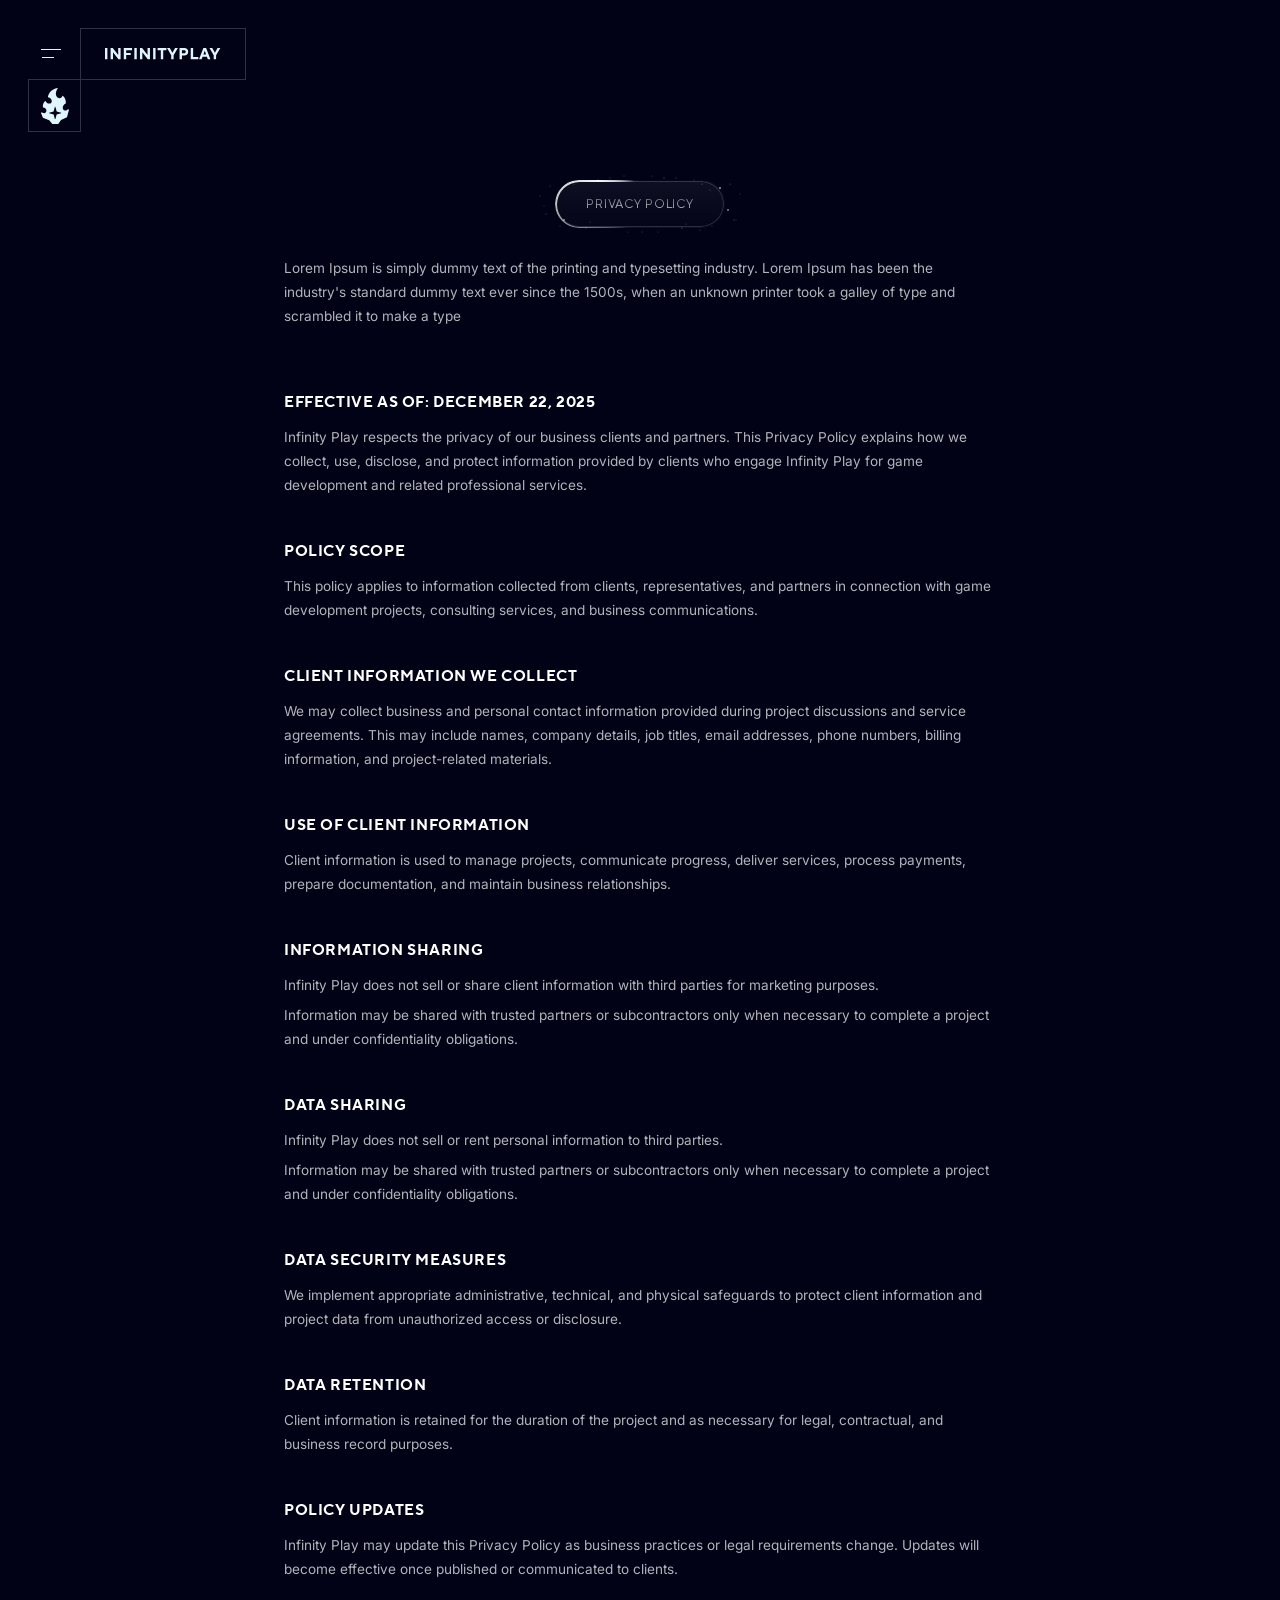
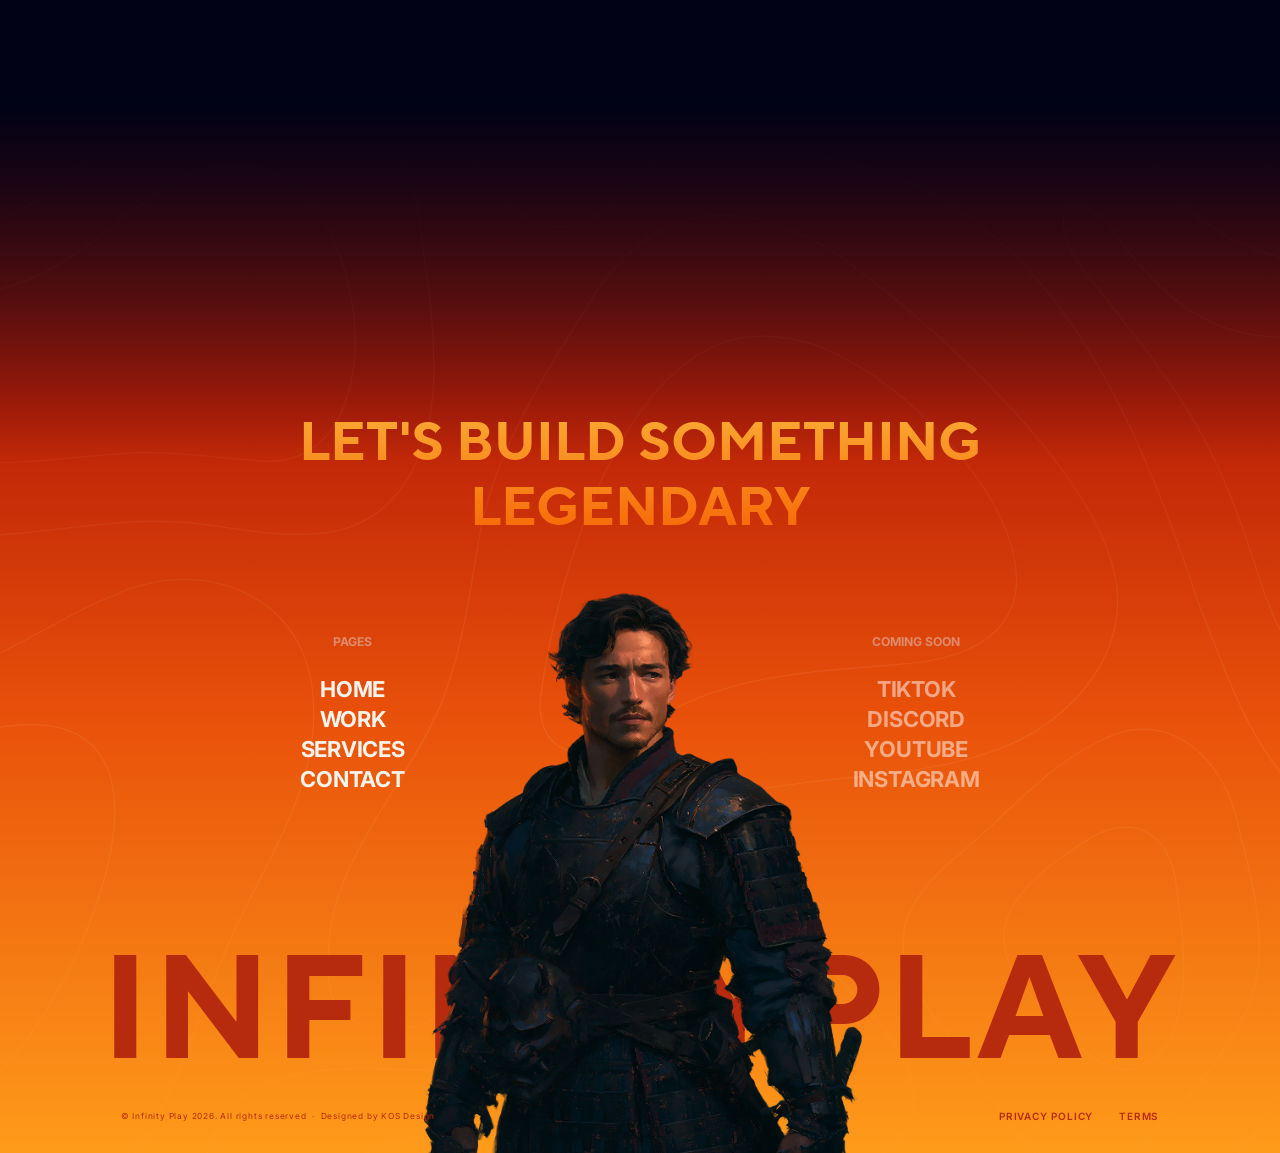
<file: privacy-policy.html>
<!DOCTYPE html>
<html lang="en">
<head>
  <meta charset="UTF-8">
  <meta name="viewport" content="width=device-width, initial-scale=1.0">

  <!-- ── SEO ──────────────────────────────────────────────────────── -->
  <title>Privacy Policy | Infinity Play</title>
  <meta name="description" content="Privacy Policy for Infinity Play — how we collect, use, disclose, and protect information provided by clients who engage us for game development and related professional services.">
  <meta name="robots" content="index, follow">
  <link rel="canonical" href="https://infinityplay.com/privacy-policy">
  <link rel="icon" type="image/svg+xml" href="favicon.svg">
  <link rel="alternate icon" href="favicon.ico">

  <!-- ── Open Graph ────────────────────────────────────────────────── -->
  <meta property="og:type"        content="website">
  <meta property="og:url"         content="https://infinityplay.com/privacy-policy">
  <meta property="og:title"       content="Privacy Policy | Infinity Play">
  <meta property="og:description" content="How Infinity Play collects, uses, discloses, and protects client information.">
  <meta property="og:image"       content="https://infinityplay.com/website-template-OG.webp">

  <!-- ── Fonts ─────────────────────────────────────────────────────── -->
  <link rel="dns-prefetch" href="https://fonts.googleapis.com">
  <link rel="dns-prefetch" href="https://fonts.gstatic.com">
  <link rel="preconnect" href="https://fonts.googleapis.com">
  <link rel="preconnect" href="https://fonts.gstatic.com" crossorigin>
  <link href="https://fonts.googleapis.com/css2?family=Inter:wght@400;500;600;700&family=Doto:wght@300;700;900&display=swap" rel="stylesheet">

  <!-- ── Styles ────────────────────────────────────────────────────── -->
  <link rel="stylesheet" href="css/main.css">
</head>
<body class="privacy-page">

<!-- Skip to main content (accessibility) -->
<a class="sr-only" href="#main-content">Skip to main content</a>

<!-- ══════════════════════════════════════════════════════════════
     NAVIGATION — Fixed top-left
══════════════════════════════════════════════════════════════ -->
<header class="site-nav site-nav--active" role="banner">
  <div class="site-nav__stack">
    <div class="site-nav__row">
      <button
        class="site-nav__toggle"
        type="button"
        aria-label="Open navigation menu"
        aria-expanded="false"
        aria-controls="main-menu"
      >
        <span class="site-nav__toggle-line" aria-hidden="true"></span>
        <span class="site-nav__toggle-line" aria-hidden="true"></span>
      </button>
      <a class="site-nav__brand" href="index.html" aria-label="Infinity Play — back to home">
        <svg class="site-nav__brand-mark" width="116" height="12" viewBox="0 0 116 12" fill="none" xmlns="http://www.w3.org/2000/svg" aria-hidden="true" focusable="false">
          <path d="M-0.00042963 11.2002V0.00019455H2.39957V11.2002H-0.00042963ZM5.60082 11.2002V0.00019455H7.76082L13.2008 6.9602V0.00019455H15.6008V11.2002H13.4408L8.00082 4.24019V11.2002H5.60082ZM18.7958 11.2002V0.00019455H27.0358V2.2402H21.1958V4.8802H25.7558V7.12019H21.1958V11.2002H18.7958ZM29.3502 11.2002V0.00019455H31.7502V11.2002H29.3502ZM34.9514 11.2002V0.00019455H37.1114L42.5514 6.9602V0.00019455H44.9514V11.2002H42.7914L37.3514 4.24019V11.2002H34.9514ZM48.1464 11.2002V0.00019455H50.5464V11.2002H48.1464ZM55.8277 11.2002V2.2402H52.6277V0.00019455H61.4277V2.2402H58.2277V11.2002H55.8277ZM66.2252 11.2002V7.2002L61.9852 0.00019455H64.7852L67.3932 4.8002H67.4572L70.0652 0.00019455H72.8652L68.6252 7.2002V11.2002H66.2252ZM74.5439 11.2002V0.00019455H79.2639C81.6479 0.00019455 83.2639 1.5842 83.2639 3.76019C83.2639 5.93619 81.6479 7.5202 79.2639 7.5202H76.9439V11.2002H74.5439ZM76.9439 5.2802H79.1839C80.1439 5.2802 80.7839 4.6562 80.7839 3.76019C80.7839 2.86419 80.1439 2.2402 79.1839 2.2402H76.9439V5.2802ZM85.7389 11.2002V0.00019455H88.1389V8.9602H93.3389V11.2002H85.7389ZM98.3783 6.4802H101.098L99.7703 2.80019H99.7063L98.3783 6.4802ZM94.0583 11.2002L98.3783 0.00019455H101.098L105.418 11.2002H102.858L101.898 8.6402H97.5783L96.6183 11.2002H94.0583ZM108.693 11.2002V7.2002L104.453 0.00019455H107.253L109.861 4.8002H109.925L112.533 0.00019455H115.333L111.093 7.2002V11.2002H108.693Z" fill="currentColor"/>
        </svg>
      </a>
    </div>
    <a class="site-nav__emblem" href="index.html" aria-label="Infinity Play home">
      <svg class="site-nav__emblem-icon" xmlns="http://www.w3.org/2000/svg" width="28" height="36" viewBox="0 0 28 36" fill="none" aria-hidden="true" focusable="false">
        <path fill-rule="evenodd" clip-rule="evenodd" d="M16.705 0.00120353C16.8376 -0.0154871 16.9226 0.145182 16.839 0.249844C15.3869 2.06653 13.7545 6.37865 15.7941 8.7826C17.98 11.359 21.0673 10.0701 21.2519 7.96767C21.2605 7.86964 21.3555 7.79962 21.4459 7.83739C23.1418 8.54566 25.2625 11.6117 24.783 15.453C24.7758 15.5103 24.7349 15.5578 24.6802 15.5752C23.8207 15.8482 22.9938 16.4903 22.425 17.4197C21.3457 19.1832 21.6039 21.3132 23.0017 22.1773C24.2056 22.9215 25.8621 22.4839 26.9881 21.2215C27.0322 21.172 27.1037 21.1569 27.1631 21.1862L27.9192 21.5597C27.9811 21.5903 28.0129 21.6607 27.9951 21.7277L25.9901 29.2476C25.9788 29.2901 25.9489 29.3252 25.9088 29.3429L20.1088 31.9147C20.0851 31.9252 20.0646 31.942 20.0495 31.9632L17.2238 35.9391C17.1966 35.9773 17.1528 36 17.1061 36H11.4634C11.4209 36 11.3805 35.9812 11.353 35.9485L8.23792 32.2486C8.2229 32.2307 8.20381 32.2168 8.18229 32.208L1.90879 29.6286C1.87278 29.6138 1.84422 29.5851 1.82957 29.5488L0.0106392 25.049C-0.012196 24.9925 0.00248545 24.9277 0.047403 24.8867L0.705805 24.2859C0.762627 24.234 0.84971 24.2361 0.906354 24.2882C2.06126 25.3494 3.70621 25.4841 4.6933 24.5566C5.74024 23.5729 5.65068 21.7668 4.49326 20.5226C3.81289 19.7912 2.91497 19.4168 2.07771 19.4322C2.00528 19.4335 1.94047 19.3843 1.92776 19.3127C1.46411 16.6982 2.79948 13.6903 4.42397 12.8949C4.50156 12.8569 4.59161 12.9024 4.61851 12.9848C5.2225 14.8353 7.42836 16.133 9.32314 15.414C11.7451 14.4948 11.0628 9.89619 7.01237 9.37428C6.93607 9.36445 6.87683 9.29989 6.8829 9.22282C7.10649 6.38578 9.95658 0.851004 16.705 0.00120353ZM12.6697 23.3707C12.6563 23.4207 12.6174 23.4598 12.5676 23.4732L8.17748 24.6606C8.11433 24.6777 8.07045 24.7352 8.07045 24.8009V25.1089C8.07045 25.1746 8.11433 25.2322 8.17748 25.2493L12.5676 26.4365C12.6174 26.4499 12.6563 26.489 12.6697 26.539L13.851 30.9512C13.868 31.0147 13.9252 31.0588 13.9906 31.0588H14.297C14.3624 31.0588 14.4197 31.0147 14.4367 30.9512L15.6181 26.539C15.6315 26.489 15.6704 26.4499 15.7202 26.4365L20.1102 25.2493C20.1733 25.2322 20.2172 25.1746 20.2172 25.1089V24.8009C20.2172 24.7352 20.1733 24.6777 20.1102 24.6606L15.7201 23.4732C15.6704 23.4598 15.6315 23.4207 15.6181 23.3707L14.4367 18.9587C14.4197 18.8952 14.3624 18.8511 14.297 18.8511H13.9906C13.9252 18.8511 13.868 18.8952 13.851 18.9587L12.6697 23.3707Z" fill="currentColor"/>
      </svg>
    </a>
  </div>
  <nav class="site-nav__menu" id="main-menu" aria-label="Primary">
    <a class="site-nav__link" href="index.html#home">Home</a>
    <a class="site-nav__link" href="index.html#about">About</a>
    <a class="site-nav__link" href="index.html#work">Work</a>
    <a class="site-nav__link" href="index.html#services">Services</a>
    <a class="site-nav__link" href="contact.html">Contact</a>
  </nav>
</header>

<main class="policy" id="main-content">

  <!-- Glowing pill badge — the page title -->
  <div class="policy__badge-wrap">
    <span class="policy__badge">
      <span class="policy__badge-text">Privacy Policy</span>
    </span>
    <span class="policy__sparkles" aria-hidden="true"></span>
  </div>

  <p class="policy__lead">Lorem Ipsum is simply dummy text of the printing and typesetting industry. Lorem Ipsum has been the industry's standard dummy text ever since the 1500s, when an unknown printer took a galley of type and scrambled it to make a type</p>

  <section class="policy__section">
    <h2 class="policy__section-title">Effective as of: December 22, 2025</h2>
    <p>Infinity Play respects the privacy of our business clients and partners. This Privacy Policy explains how we collect, use, disclose, and protect information provided by clients who engage Infinity Play for game development and related professional services.</p>
  </section>

  <section class="policy__section">
    <h2 class="policy__section-title">Policy Scope</h2>
    <p>This policy applies to information collected from clients, representatives, and partners in connection with game development projects, consulting services, and business communications.</p>
  </section>

  <section class="policy__section">
    <h2 class="policy__section-title">Client Information We Collect</h2>
    <p>We may collect business and personal contact information provided during project discussions and service agreements. This may include names, company details, job titles, email addresses, phone numbers, billing information, and project-related materials.</p>
  </section>

  <section class="policy__section">
    <h2 class="policy__section-title">Use of Client Information</h2>
    <p>Client information is used to manage projects, communicate progress, deliver services, process payments, prepare documentation, and maintain business relationships.</p>
  </section>

  <section class="policy__section">
    <h2 class="policy__section-title">Information Sharing</h2>
    <p>Infinity Play does not sell or share client information with third parties for marketing purposes.</p>
    <p>Information may be shared with trusted partners or subcontractors only when necessary to complete a project and under confidentiality obligations.</p>
  </section>

  <section class="policy__section">
    <h2 class="policy__section-title">Data Sharing</h2>
    <p>Infinity Play does not sell or rent personal information to third parties.</p>
    <p>Information may be shared with trusted partners or subcontractors only when necessary to complete a project and under confidentiality obligations.</p>
  </section>

  <section class="policy__section">
    <h2 class="policy__section-title">Data Security Measures</h2>
    <p>We implement appropriate administrative, technical, and physical safeguards to protect client information and project data from unauthorized access or disclosure.</p>
  </section>

  <section class="policy__section">
    <h2 class="policy__section-title">Data Retention</h2>
    <p>Client information is retained for the duration of the project and as necessary for legal, contractual, and business record purposes.</p>
  </section>

  <section class="policy__section">
    <h2 class="policy__section-title">Policy Updates</h2>
    <p>Infinity Play may update this Privacy Policy as business practices or legal requirements change. Updates will become effective once published or communicated to clients.</p>
  </section>

</main>

<!-- ════════════════════════════════════════════════════════════════
     FOOTER
═════════════════════════════════════════════════════════════════ -->
<footer class="footer" role="contentinfo">

  <div class="footer__bg" aria-hidden="true"></div>

  <div class="footer__head">
    <h2 class="footer__headline">
      Let's Build Something
      <span class="footer__headline-highlight">Legendary</span>
    </h2>
  </div>

  <div class="footer__cols">
    <nav class="footer__col" aria-label="Site pages">
      <p class="footer__col-label">Pages</p>
      <ul class="footer__col-list">
        <li class="footer__col-item"><a class="footer__col-link" href="index.html#home">Home</a></li>
        <li class="footer__col-item"><a class="footer__col-link" href="index.html#work">Work</a></li>
        <li class="footer__col-item"><a class="footer__col-link" href="index.html#services">Services</a></li>
        <li class="footer__col-item"><a class="footer__col-link" href="contact.html">Contact</a></li>
      </ul>
    </nav>
    <nav class="footer__col footer__col--soon" aria-label="Social media — coming soon">
      <p class="footer__col-label">Coming Soon</p>
      <ul class="footer__col-list">
        <li class="footer__col-item"><a class="footer__col-link" href="#" aria-disabled="true">TikTok</a></li>
        <li class="footer__col-item"><a class="footer__col-link" href="#" aria-disabled="true">Discord</a></li>
        <li class="footer__col-item"><a class="footer__col-link" href="#" aria-disabled="true">YouTube</a></li>
        <li class="footer__col-item"><a class="footer__col-link" href="#" aria-disabled="true">Instagram</a></li>
      </ul>
    </nav>
  </div>

  <div class="footer__character" role="img" aria-label="Decorative samurai character"></div>

  <div class="footer__bottom">
    <p class="footer__giant-text">INFINITYPLAY</p>

    <div class="footer__bar">
      <small>© Infinity Play 2026. All rights reserved &nbsp;·&nbsp; Designed by KOS Design</small>
      <nav class="footer__links" aria-label="Legal">
        <a href="privacy-policy.html">PRIVACY POLICY</a>
        <a href="#">TERMS</a>
      </nav>
    </div>
  </div>

</footer>

<script src="js/main.js" defer></script>

</body>
</html>
</file>
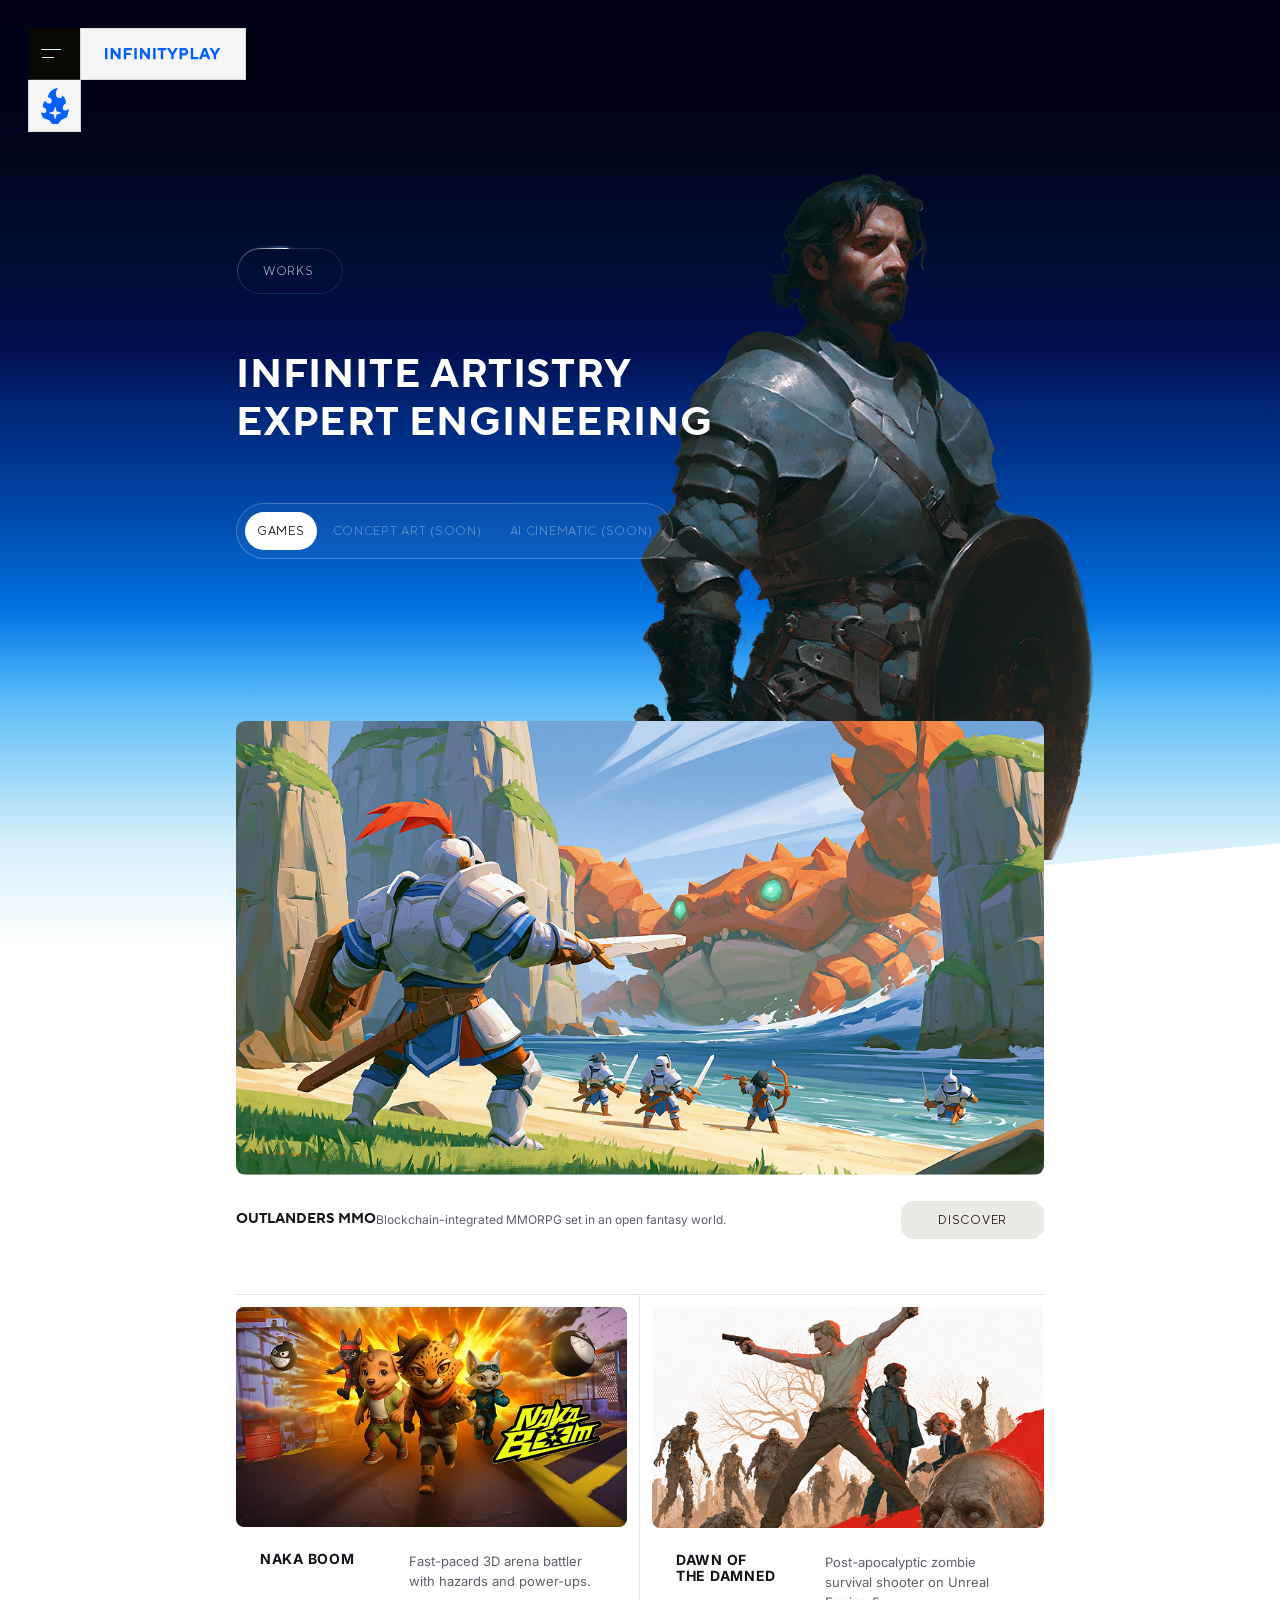
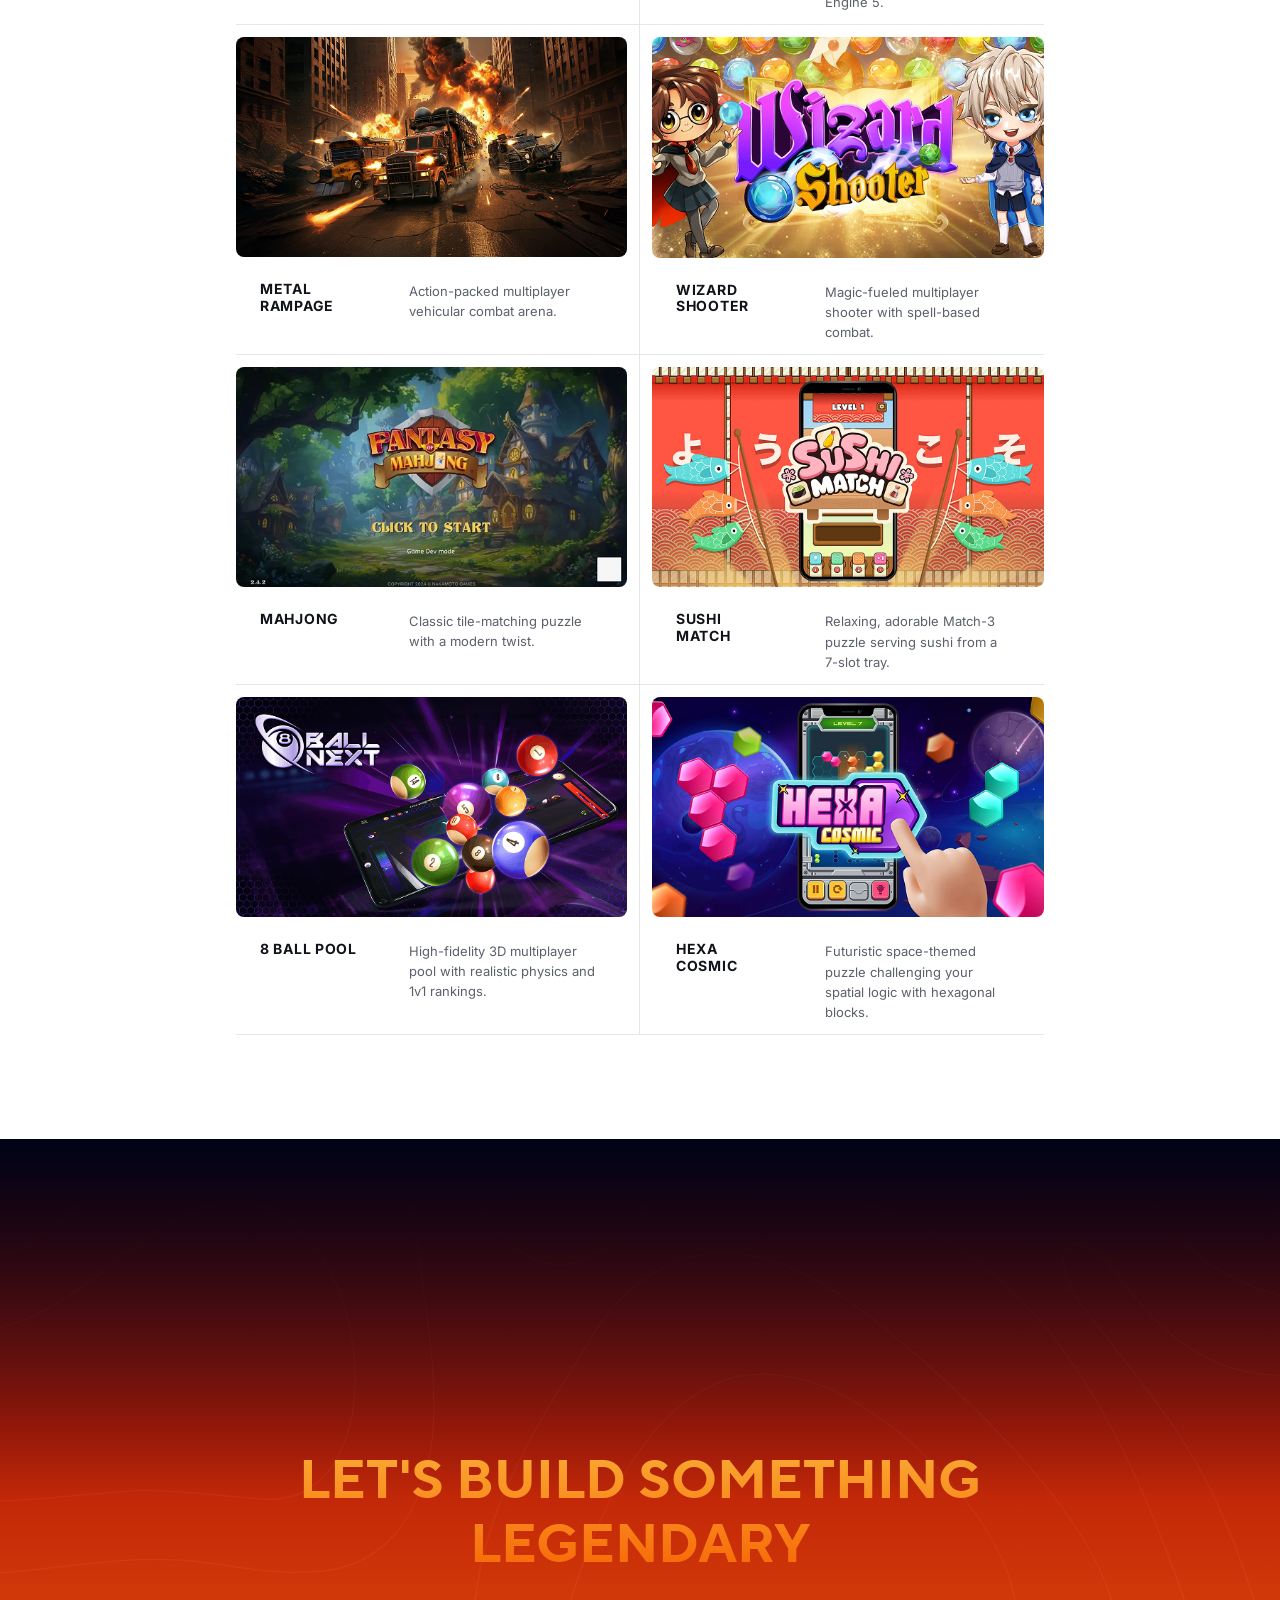
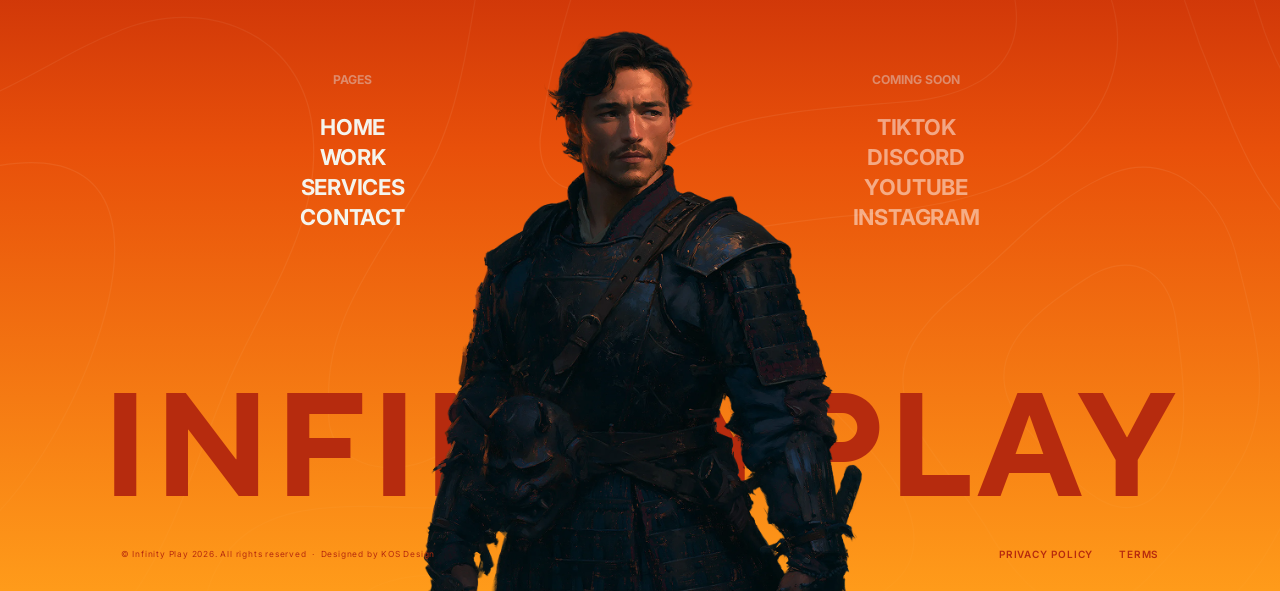
<file: working.html>
<!DOCTYPE html>
<html lang="en">
<head>
  <meta charset="UTF-8">
  <meta name="viewport" content="width=device-width, initial-scale=1.0">

  <!-- ── SEO ──────────────────────────────────────────────────────── -->
  <title>Works | Infinity Play — Games, Concept Art &amp; AI Cinematic</title>
  <meta name="description" content="Explore the Infinity Play portfolio — 100+ shipped games across MMORPG, arena, puzzle and casual titles. Infinite artistry, expert engineering.">
  <meta name="robots" content="index, follow">
  <link rel="canonical" href="https://infinityplay.com/working.html">
  <link rel="icon" type="image/svg+xml" href="favicon.svg">
  <link rel="alternate icon" href="favicon.ico">

  <!-- ── Open Graph ────────────────────────────────────────────────── -->
  <meta property="og:type"        content="website">
  <meta property="og:url"         content="https://infinityplay.com/working.html">
  <meta property="og:title"       content="Works | Infinity Play — Games, Concept Art &amp; AI Cinematic">
  <meta property="og:description" content="Explore the Infinity Play portfolio — 100+ shipped games across MMORPG, arena, puzzle and casual titles.">
  <meta property="og:image"       content="https://infinityplay.com/website-template-OG.webp">

  <!-- ── Fonts ─────────────────────────────────────────────────────── -->
  <link rel="dns-prefetch" href="https://fonts.googleapis.com">
  <link rel="dns-prefetch" href="https://fonts.gstatic.com">
  <link rel="preconnect" href="https://fonts.googleapis.com">
  <link rel="preconnect" href="https://fonts.gstatic.com" crossorigin>
  <link href="https://fonts.googleapis.com/css2?family=Inter:wght@400;500;600;700&family=Doto:wght@300;700;900&display=swap" rel="stylesheet">

  <!-- ── Styles ────────────────────────────────────────────────────── -->
  <link rel="stylesheet" href="css/main.css">
</head>
<body>

<!-- Skip to main content (accessibility) -->
<a class="sr-only" href="#main-content">Skip to main content</a>

<!-- ══════════════════════════════════════════════════════════════
     NAVIGATION — Fixed top-left
══════════════════════════════════════════════════════════════ -->
<header class="site-nav site-nav--front" role="banner">
  <div class="site-nav__stack site-nav--invert">
    <div class="site-nav__row">
      <button
        class="site-nav__toggle"
        type="button"
        aria-label="Open navigation menu"
        aria-expanded="false"
        aria-controls="main-menu"
      >
        <span class="site-nav__toggle-line" aria-hidden="true"></span>
        <span class="site-nav__toggle-line" aria-hidden="true"></span>
      </button>
      <a class="site-nav__brand" href="index.html#home" aria-label="Infinity Play — home">
        <svg class="site-nav__brand-mark" width="116" height="12" viewBox="0 0 116 12" fill="none" xmlns="http://www.w3.org/2000/svg" aria-hidden="true" focusable="false">
          <path d="M-0.00042963 11.2002V0.00019455H2.39957V11.2002H-0.00042963ZM5.60082 11.2002V0.00019455H7.76082L13.2008 6.9602V0.00019455H15.6008V11.2002H13.4408L8.00082 4.24019V11.2002H5.60082ZM18.7958 11.2002V0.00019455H27.0358V2.2402H21.1958V4.8802H25.7558V7.12019H21.1958V11.2002H18.7958ZM29.3502 11.2002V0.00019455H31.7502V11.2002H29.3502ZM34.9514 11.2002V0.00019455H37.1114L42.5514 6.9602V0.00019455H44.9514V11.2002H42.7914L37.3514 4.24019V11.2002H34.9514ZM48.1464 11.2002V0.00019455H50.5464V11.2002H48.1464ZM55.8277 11.2002V2.2402H52.6277V0.00019455H61.4277V2.2402H58.2277V11.2002H55.8277ZM66.2252 11.2002V7.2002L61.9852 0.00019455H64.7852L67.3932 4.8002H67.4572L70.0652 0.00019455H72.8652L68.6252 7.2002V11.2002H66.2252ZM74.5439 11.2002V0.00019455H79.2639C81.6479 0.00019455 83.2639 1.5842 83.2639 3.76019C83.2639 5.93619 81.6479 7.5202 79.2639 7.5202H76.9439V11.2002H74.5439ZM76.9439 5.2802H79.1839C80.1439 5.2802 80.7839 4.6562 80.7839 3.76019C80.7839 2.86419 80.1439 2.2402 79.1839 2.2402H76.9439V5.2802ZM85.7389 11.2002V0.00019455H88.1389V8.9602H93.3389V11.2002H85.7389ZM98.3783 6.4802H101.098L99.7703 2.80019H99.7063L98.3783 6.4802ZM94.0583 11.2002L98.3783 0.00019455H101.098L105.418 11.2002H102.858L101.898 8.6402H97.5783L96.6183 11.2002H94.0583ZM108.693 11.2002V7.2002L104.453 0.00019455H107.253L109.861 4.8002H109.925L112.533 0.00019455H115.333L111.093 7.2002V11.2002H108.693Z" fill="currentColor"/>
        </svg>
      </a>
    </div>
    <a class="site-nav__emblem" href="index.html#about" aria-label="Infinity Play emblem">
      <svg class="site-nav__emblem-icon" xmlns="http://www.w3.org/2000/svg" width="28" height="36" viewBox="0 0 28 36" fill="none" aria-hidden="true" focusable="false">
        <path fill-rule="evenodd" clip-rule="evenodd" d="M16.705 0.00120353C16.8376 -0.0154871 16.9226 0.145182 16.839 0.249844C15.3869 2.06653 13.7545 6.37865 15.7941 8.7826C17.98 11.359 21.0673 10.0701 21.2519 7.96767C21.2605 7.86964 21.3555 7.79962 21.4459 7.83739C23.1418 8.54566 25.2625 11.6117 24.783 15.453C24.7758 15.5103 24.7349 15.5578 24.6802 15.5752C23.8207 15.8482 22.9938 16.4903 22.425 17.4197C21.3457 19.1832 21.6039 21.3132 23.0017 22.1773C24.2056 22.9215 25.8621 22.4839 26.9881 21.2215C27.0322 21.172 27.1037 21.1569 27.1631 21.1862L27.9192 21.5597C27.9811 21.5903 28.0129 21.6607 27.9951 21.7277L25.9901 29.2476C25.9788 29.2901 25.9489 29.3252 25.9088 29.3429L20.1088 31.9147C20.0851 31.9252 20.0646 31.942 20.0495 31.9632L17.2238 35.9391C17.1966 35.9773 17.1528 36 17.1061 36H11.4634C11.4209 36 11.3805 35.9812 11.353 35.9485L8.23792 32.2486C8.2229 32.2307 8.20381 32.2168 8.18229 32.208L1.90879 29.6286C1.87278 29.6138 1.84422 29.5851 1.82957 29.5488L0.0106392 25.049C-0.012196 24.9925 0.00248545 24.9277 0.047403 24.8867L0.705805 24.2859C0.762627 24.234 0.84971 24.2361 0.906354 24.2882C2.06126 25.3494 3.70621 25.4841 4.6933 24.5566C5.74024 23.5729 5.65068 21.7668 4.49326 20.5226C3.81289 19.7912 2.91497 19.4168 2.07771 19.4322C2.00528 19.4335 1.94047 19.3843 1.92776 19.3127C1.46411 16.6982 2.79948 13.6903 4.42397 12.8949C4.50156 12.8569 4.59161 12.9024 4.61851 12.9848C5.2225 14.8353 7.42836 16.133 9.32314 15.414C11.7451 14.4948 11.0628 9.89619 7.01237 9.37428C6.93607 9.36445 6.87683 9.29989 6.8829 9.22282C7.10649 6.38578 9.95658 0.851004 16.705 0.00120353ZM12.6697 23.3707C12.6563 23.4207 12.6174 23.4598 12.5676 23.4732L8.17748 24.6606C8.11433 24.6777 8.07045 24.7352 8.07045 24.8009V25.1089C8.07045 25.1746 8.11433 25.2322 8.17748 25.2493L12.5676 26.4365C12.6174 26.4499 12.6563 26.489 12.6697 26.539L13.851 30.9512C13.868 31.0147 13.9252 31.0588 13.9906 31.0588H14.297C14.3624 31.0588 14.4197 31.0147 14.4367 30.9512L15.6181 26.539C15.6315 26.489 15.6704 26.4499 15.7202 26.4365L20.1102 25.2493C20.1733 25.2322 20.2172 25.1746 20.2172 25.1089V24.8009C20.2172 24.7352 20.1733 24.6777 20.1102 24.6606L15.7201 23.4732C15.6704 23.4598 15.6315 23.4207 15.6181 23.3707L14.4367 18.9587C14.4197 18.8952 14.3624 18.8511 14.297 18.8511H13.9906C13.9252 18.8511 13.868 18.8952 13.851 18.9587L12.6697 23.3707Z" fill="currentColor"/>
      </svg>
    </a>
  </div>
  <nav class="site-nav__menu" id="main-menu" aria-label="Primary">
    <a class="site-nav__link" href="index.html#home">Home</a>
    <a class="site-nav__link" href="index.html#about">About</a>
    <a class="site-nav__link" href="working.html">Work</a>
    <a class="site-nav__link" href="index.html#services">Services</a>
    <a class="site-nav__link" href="index.html#contact">Contact</a>
  </nav>
</header>

<main id="main-content" class="work-landing">

  <!-- ════════════════════════════════════════════════════════════════
       HERO — eyebrow · title · filter tabs · character · featured banner
  ═════════════════════════════════════════════════════════════════ -->
  <section class="work-landing__hero" aria-labelledby="works-title">
    <div class="work-landing__hero-bg" aria-hidden="true"></div>
    <div class="work-landing__hero-cut" aria-hidden="true"></div>
    <div class="work-landing__hero-character" aria-hidden="true"></div>

    <div class="work-landing__hero-inner">
      <span class="pill work-landing__eyebrow">Works</span>
      <h1 class="work-landing__title" id="works-title">Infinite Artistry<br>Expert Engineering</h1>

      <div class="work-landing__tabs" role="tablist" aria-label="Filter works">
        <button class="work-landing__tab work-landing__tab--active" type="button" role="tab" aria-selected="true">Games</button>
        <button class="work-landing__tab work-landing__tab--soon" type="button" role="tab" aria-disabled="true">Concept Art (Soon)</button>
        <button class="work-landing__tab work-landing__tab--soon" type="button" role="tab" aria-disabled="true">AI Cinematic (Soon)</button>
      </div>
    </div>

    <!-- Featured project banner — straddles the blue → white seam -->
    <div class="work-landing__feature">
      <div class="work-landing__feature-media" style="background-image:url('images/Working/working-hero-out-mmobanner.png')" role="img" aria-label="Outlanders MMO key art"></div>
    </div>
  </section>

  <!-- ════════════════════════════════════════════════════════════════
       CATALOGUE — featured meta row + grid + pagination
  ═════════════════════════════════════════════════════════════════ -->
  <div class="work-landing__catalog">
    <div class="work-landing__catalog-inner">

      <!-- Featured meta -->
      <div class="work-landing__feature-meta">
        <h2 class="work-landing__feature-title">Outlanders MMO</h2>
        <p class="work-landing__feature-desc">Blockchain-integrated MMORPG set in an open fantasy world.</p>
        <a class="btn work-landing__feature-cta" href="#" aria-label="Discover Outlanders MMO"><svg class="btn__cap btn__cap--left" width="17" height="38" viewBox="0 0 17 38" fill="none" xmlns="http://www.w3.org/2000/svg" aria-hidden="true"><path d="M0 9.65686C0 8.59599 0.421427 7.57857 1.17157 6.82843L6.82843 1.17157C7.57857 0.421426 8.59599 0 9.65685 0L17 0V38H9.65685C8.59599 38 7.57857 37.5786 6.82843 36.8284L1.17157 31.1716C0.421426 30.4214 0 29.404 0 28.3431V9.65686Z" fill="#ECEAE5"/></svg><span class="btn__label">Discover</span><svg class="btn__cap btn__cap--right" xmlns="http://www.w3.org/2000/svg" width="17" height="38" viewBox="0 0 17 38" fill="none" aria-hidden="true"><path d="M17 9.65686C17 8.59599 16.5786 7.57857 15.8284 6.82843L10.1716 1.17157C9.42143 0.421426 8.40401 0 7.34315 0L0 0V38H7.34315C8.40401 38 9.42143 37.5786 10.1716 36.8284L15.8284 31.1716C16.5786 30.4214 17 29.404 17 28.3431V9.65686Z" fill="#ECEAE5"/></svg></a>
      </div>

      <!-- Grid -->
      <div class="work-landing__grid">

        <article class="work-landing__card">
          <div class="work-landing__card-media" style="background-image:url('images/Working/working-nakaboom.png')" role="img" aria-label="Naka Boom"></div>
          <div class="work-landing__card-info">
            <h3 class="work-landing__card-title">Naka Boom</h3>
            <p class="work-landing__card-desc">Fast-paced 3D arena battler with hazards and power-ups.</p>
          </div>
        </article>

        <article class="work-landing__card">
          <div class="work-landing__card-media" style="background-image:url('images/Working/working-dawn.png')" role="img" aria-label="Dawn of the Damned"></div>
          <div class="work-landing__card-info">
            <h3 class="work-landing__card-title">Dawn of the Damned</h3>
            <p class="work-landing__card-desc">Post-apocalyptic zombie survival shooter on Unreal Engine 5.</p>
          </div>
        </article>

        <article class="work-landing__card">
          <div class="work-landing__card-media" style="background-image:url('images/Working/working-metal-rampage.png')" role="img" aria-label="Metal Rampage"></div>
          <div class="work-landing__card-info">
            <h3 class="work-landing__card-title">Metal Rampage</h3>
            <p class="work-landing__card-desc">Action-packed multiplayer vehicular combat arena.</p>
          </div>
        </article>

        <article class="work-landing__card">
          <div class="work-landing__card-media" style="background-image:url('images/Working/working-wizard-shooter.png')" role="img" aria-label="Wizard Shooter"></div>
          <div class="work-landing__card-info">
            <h3 class="work-landing__card-title">Wizard Shooter</h3>
            <p class="work-landing__card-desc">Magic-fueled multiplayer shooter with spell-based combat.</p>
          </div>
        </article>

        <article class="work-landing__card">
          <div class="work-landing__card-media" style="background-image:url('images/Working/working-marjong.png')" role="img" aria-label="Mahjong"></div>
          <div class="work-landing__card-info">
            <h3 class="work-landing__card-title">Mahjong</h3>
            <p class="work-landing__card-desc">Classic tile-matching puzzle with a modern twist.</p>
          </div>
        </article>

        <article class="work-landing__card">
          <div class="work-landing__card-media" style="background-image:url('images/Working/working-sushi-match.png')" role="img" aria-label="Sushi Match"></div>
          <div class="work-landing__card-info">
            <h3 class="work-landing__card-title">Sushi Match</h3>
            <p class="work-landing__card-desc">Relaxing, adorable Match-3 puzzle serving sushi from a 7-slot tray.</p>
          </div>
        </article>

        <article class="work-landing__card">
          <div class="work-landing__card-media" style="background-image:url('images/Working/working-8ballpool.png')" role="img" aria-label="8 Ball Pool"></div>
          <div class="work-landing__card-info">
            <h3 class="work-landing__card-title">8 Ball Pool</h3>
            <p class="work-landing__card-desc">High-fidelity 3D multiplayer pool with realistic physics and 1v1 rankings.</p>
          </div>
        </article>

        <article class="work-landing__card">
          <div class="work-landing__card-media" style="background-image:url('images/Working/working-hexacosmic.png')" role="img" aria-label="Hexa Cosmic"></div>
          <div class="work-landing__card-info">
            <h3 class="work-landing__card-title">Hexa Cosmic</h3>
            <p class="work-landing__card-desc">Futuristic space-themed puzzle challenging your spatial logic with hexagonal blocks.</p>
          </div>
        </article>

      </div><!-- /.work-landing__grid -->

      <!-- Pagination -->
      <!-- <nav class="work-landing__pagination" aria-label="Catalogue pagination">
        <a class="work-landing__page-step" href="#" aria-label="Previous page">&larr;&nbsp;Previous</a>
        <a class="work-landing__page work-landing__page--active" href="#" aria-current="page">1</a>
        <a class="work-landing__page" href="#">2</a>
        <a class="work-landing__page" href="#">3</a>
        <span class="work-landing__page-ellipsis" aria-hidden="true">…</span>
        <a class="work-landing__page" href="#">67</a>
        <a class="work-landing__page" href="#">68</a>
        <a class="work-landing__page-step" href="#" aria-label="Next page">Next&nbsp;&rarr;</a>
      </nav> -->

    </div><!-- /.work-landing__catalog-inner -->
  </div><!-- /.work-landing__catalog -->

</main>

<!-- ════════════════════════════════════════════════════════════════
     FOOTER
═════════════════════════════════════════════════════════════════ -->
<footer class="footer" id="contact" role="contentinfo">

  <div class="footer__bg" aria-hidden="true"></div>

  <div class="footer__head">
    <h2 class="footer__headline">
      Let's Build Something
      <span class="footer__headline-highlight">Legendary</span>
    </h2>
  </div>

  <div class="footer__cols">
    <nav class="footer__col" aria-label="Site pages">
      <p class="footer__col-label">Pages</p>
      <ul class="footer__col-list">
        <li class="footer__col-item"><a class="footer__col-link" href="index.html#home">Home</a></li>
        <li class="footer__col-item"><a class="footer__col-link" href="working.html">Work</a></li>
        <li class="footer__col-item"><a class="footer__col-link" href="index.html#services">Services</a></li>
        <li class="footer__col-item"><a class="footer__col-link" href="index.html#contact">Contact</a></li>
      </ul>
    </nav>
    <nav class="footer__col footer__col--soon" aria-label="Social media — coming soon">
      <p class="footer__col-label">Coming Soon</p>
      <ul class="footer__col-list">
        <li class="footer__col-item"><a class="footer__col-link" href="#" aria-disabled="true">TikTok</a></li>
        <li class="footer__col-item"><a class="footer__col-link" href="#" aria-disabled="true">Discord</a></li>
        <li class="footer__col-item"><a class="footer__col-link" href="#" aria-disabled="true">YouTube</a></li>
        <li class="footer__col-item"><a class="footer__col-link" href="#" aria-disabled="true">Instagram</a></li>
      </ul>
    </nav>
  </div>

  <div class="footer__character" role="img" aria-label="Decorative samurai character"></div>

  <div class="footer__bottom">
    <p class="footer__giant-text">INFINITYPLAY</p>

    <div class="footer__bar">
      <small>© Infinity Play 2026. All rights reserved &nbsp;·&nbsp; Designed by KOS Design</small>
      <nav class="footer__links" aria-label="Legal">
        <a href="/privacy-policy.html">PRIVACY POLICY</a>
        <a href="#">TERMS</a>
      </nav>
    </div>
  </div>

</footer>

<!-- ── Scripts ───────────────────────────────────────────────────── -->
<script src="js/main.js" defer></script>

</body>
</html>
</file>
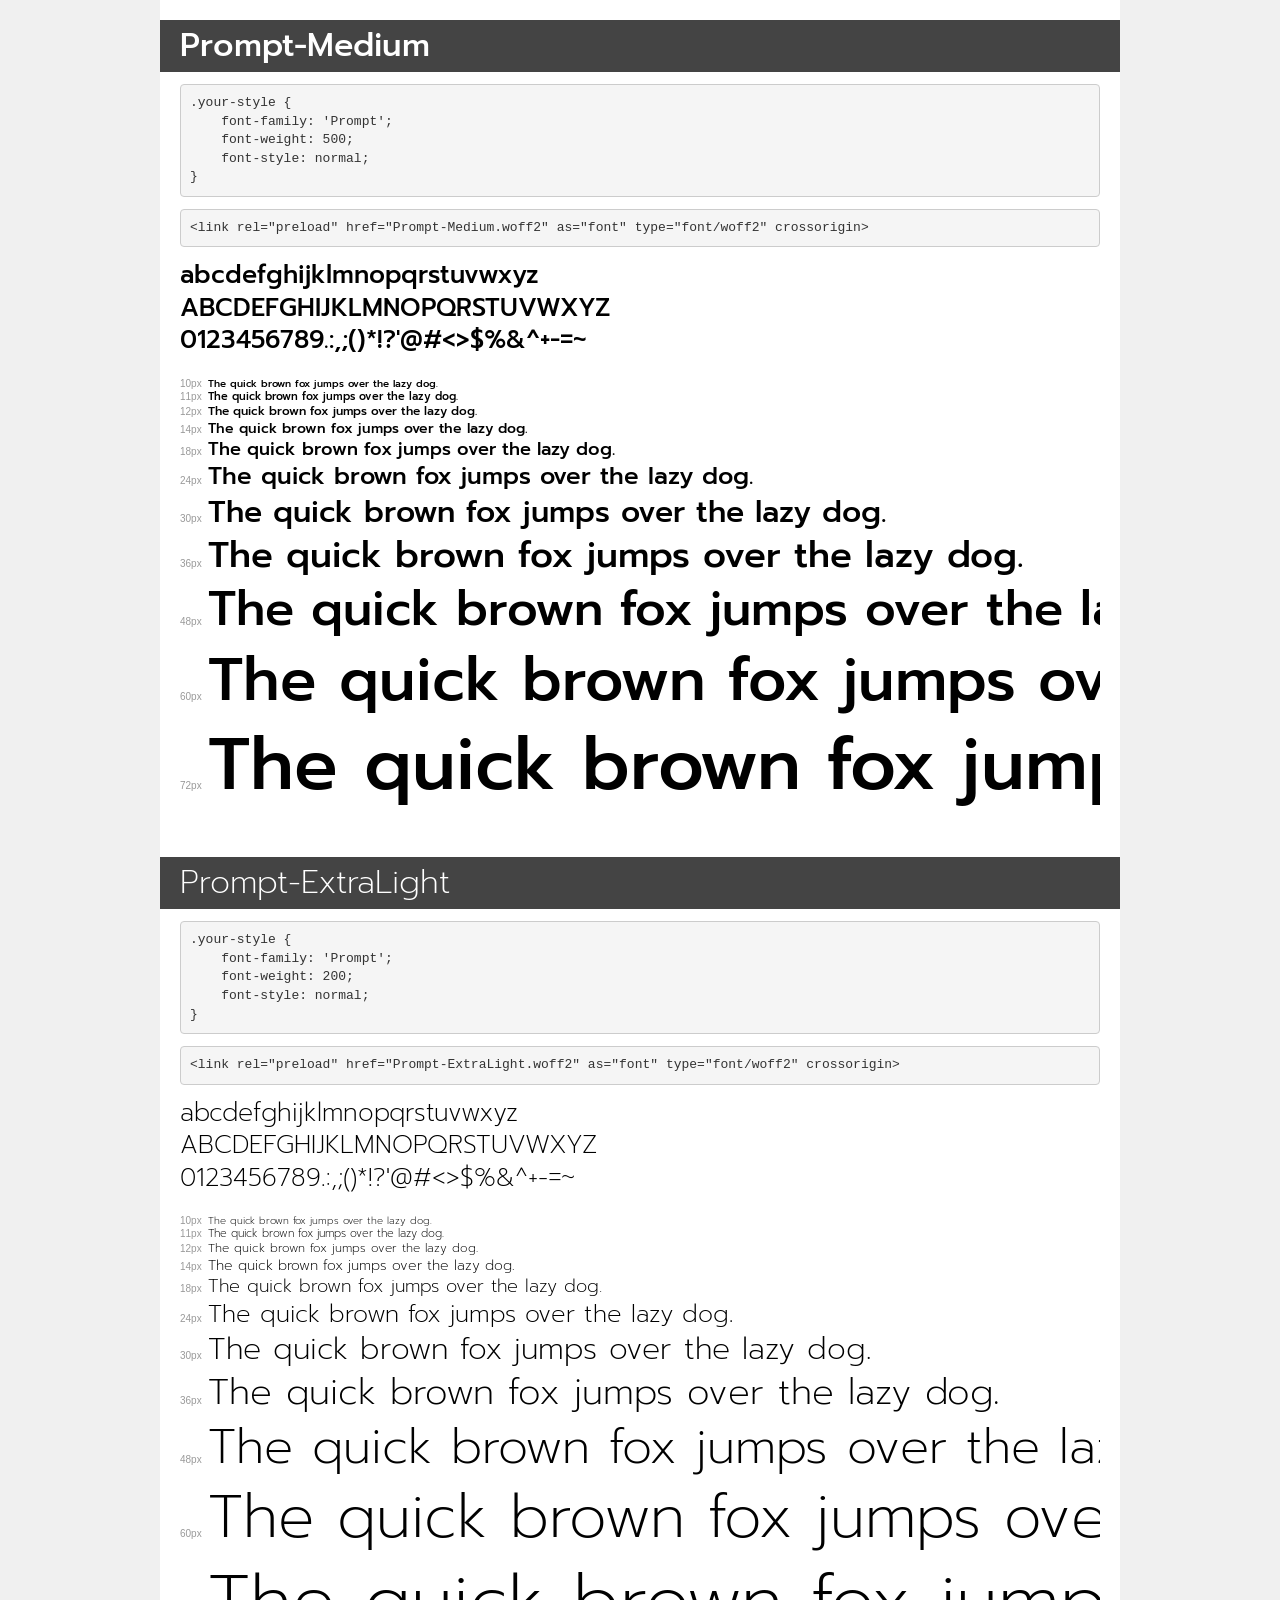
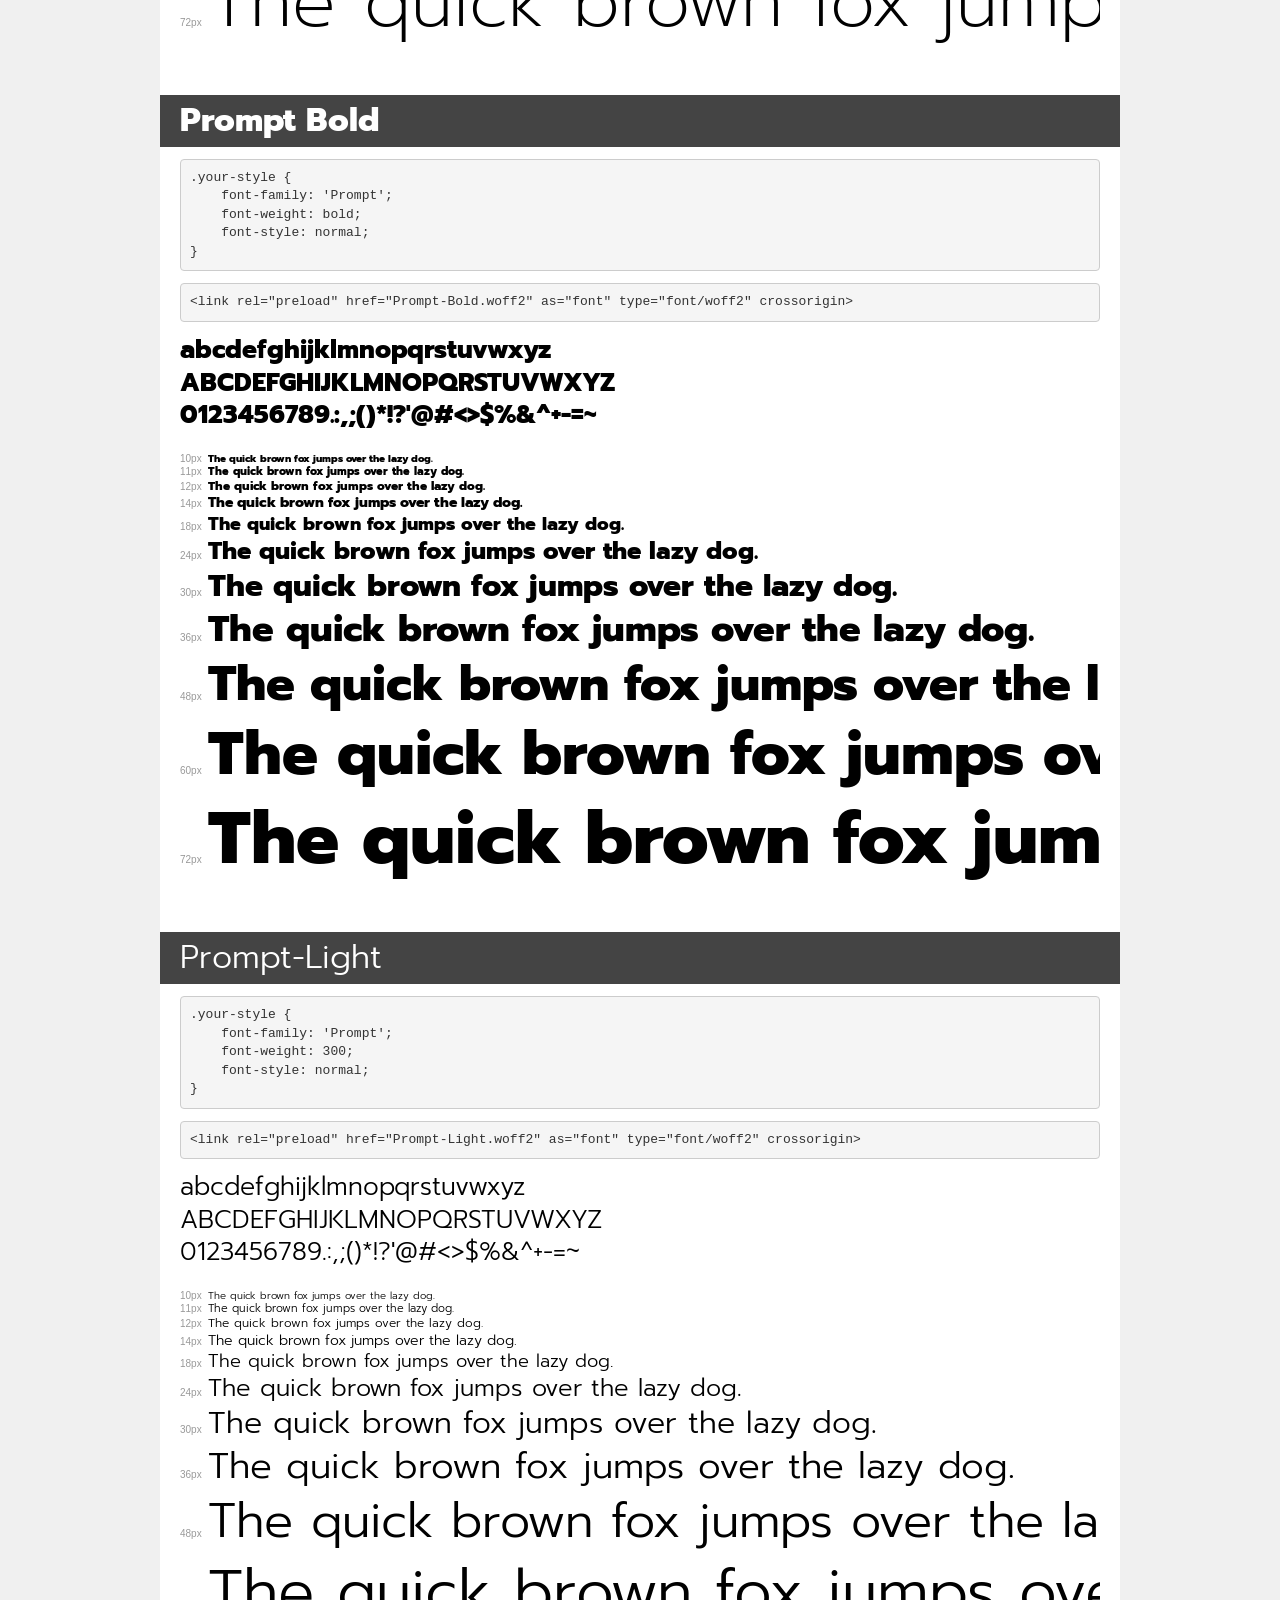
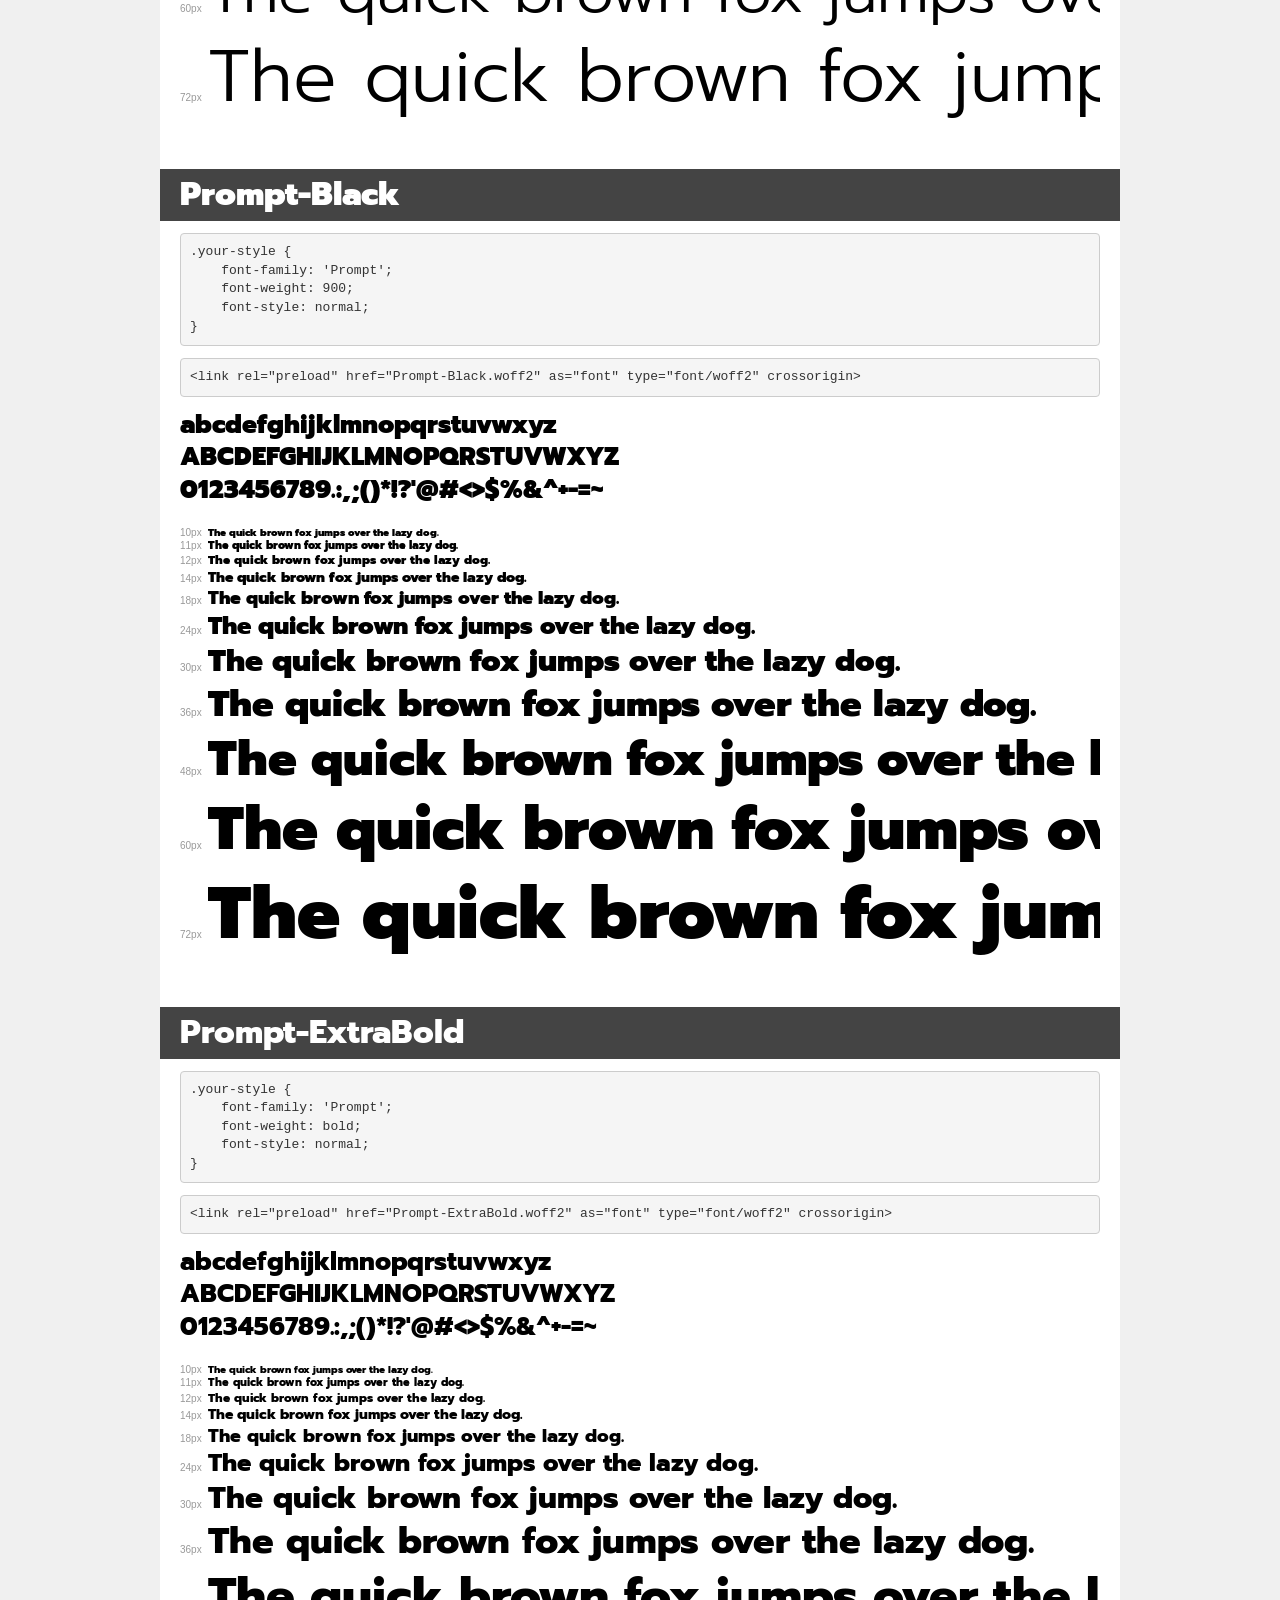
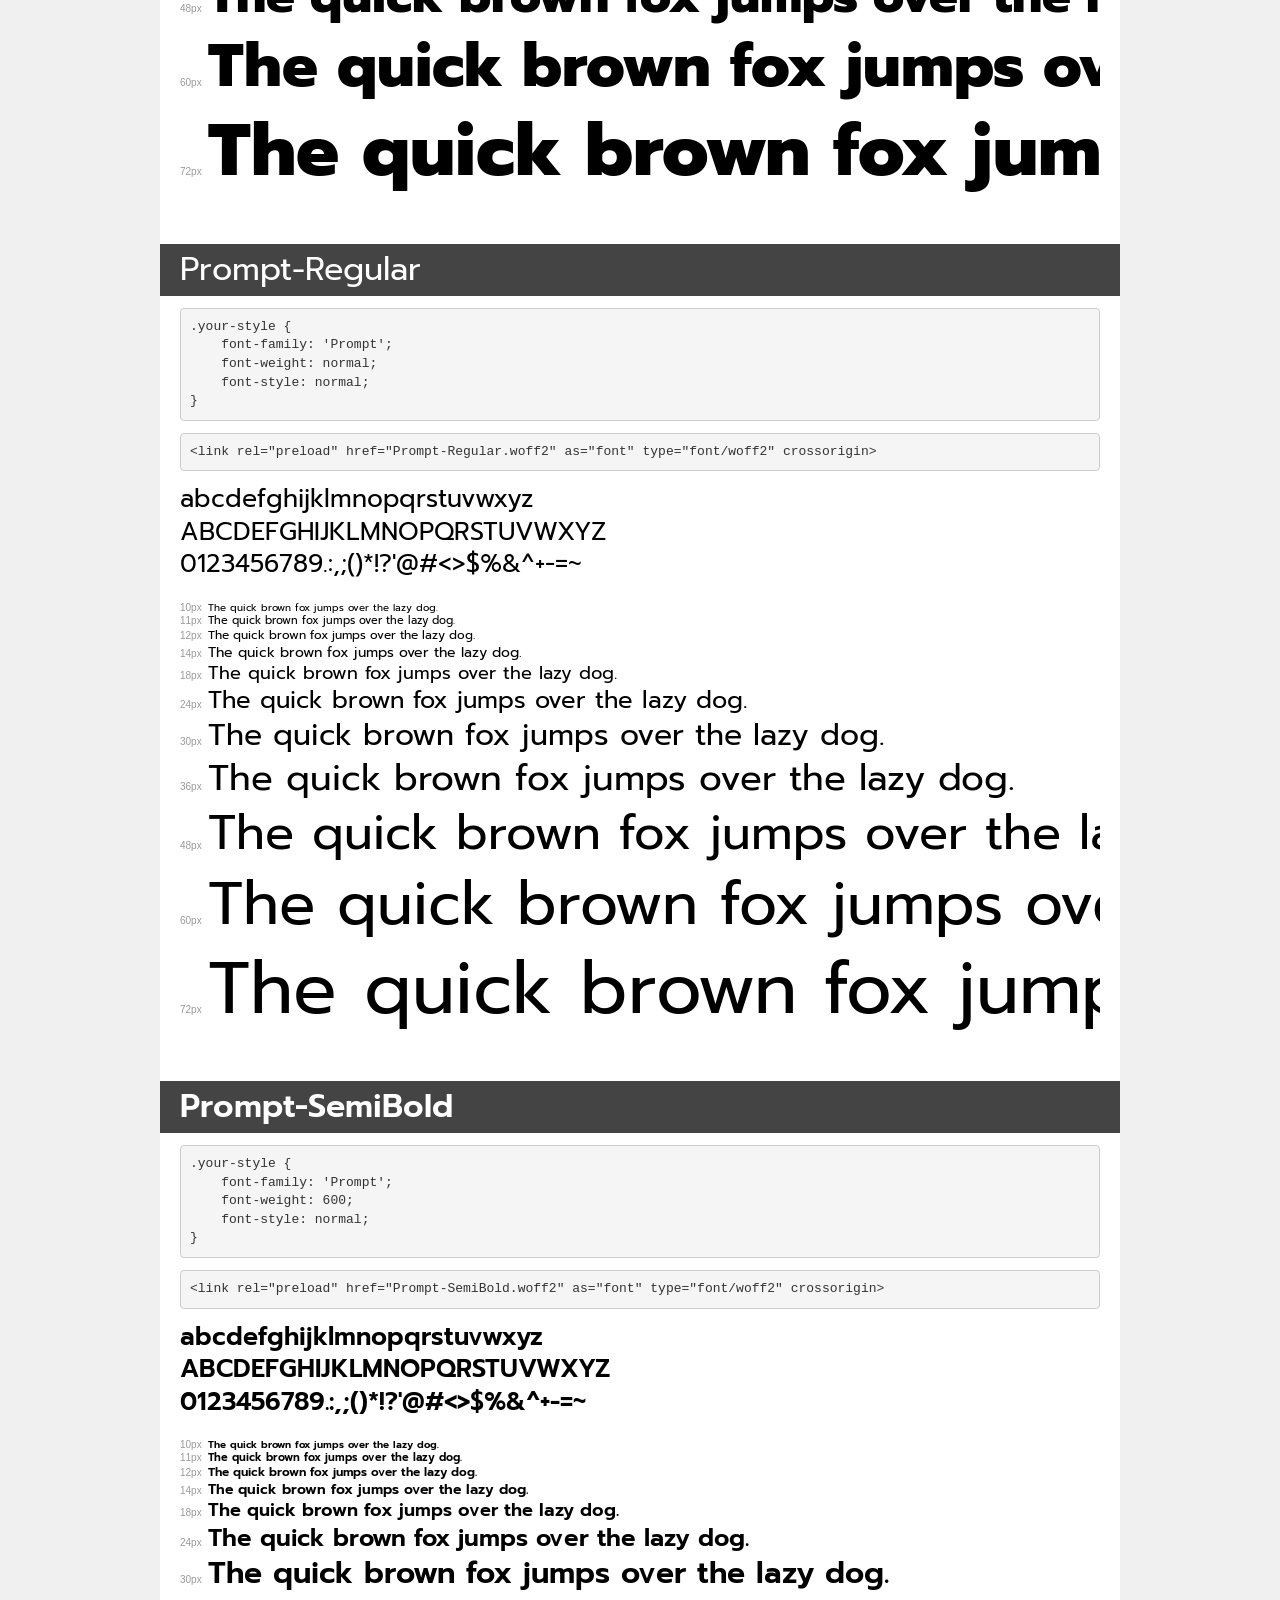
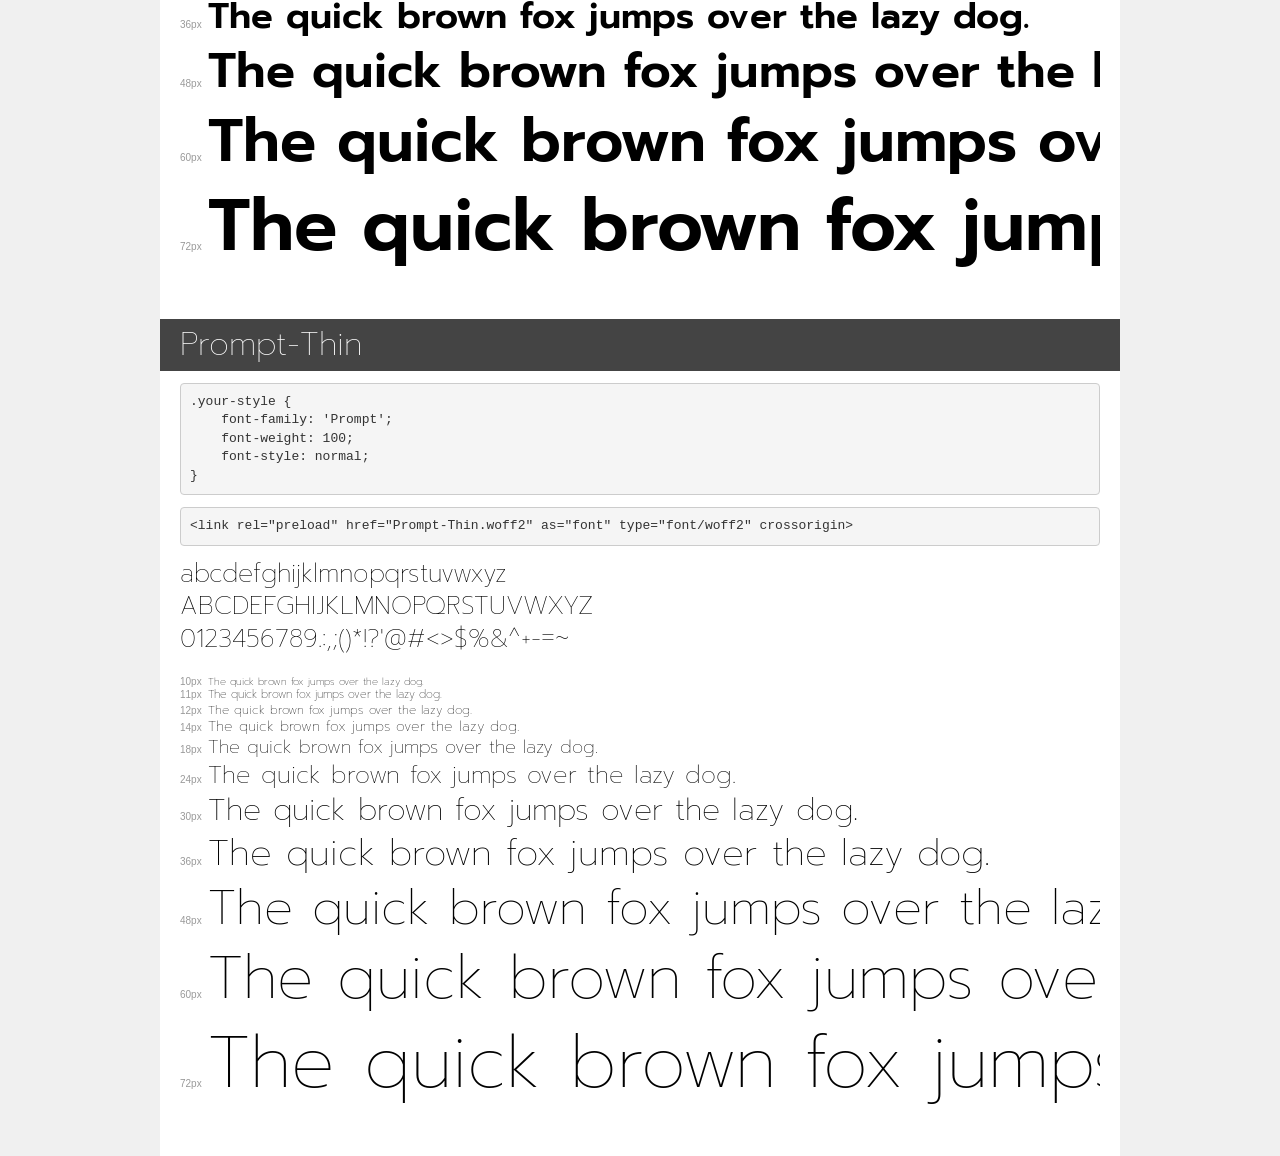
<file: application/themes/kos/assets/fonts/prompt/demo.html>
<!DOCTYPE html>
<html lang="en">
<head>
    <meta charset="utf-8">
    <meta http-equiv="X-UA-Compatible" content="IE=edge">
    <meta name="viewport" content="width=device-width, initial-scale=1">
    <meta name="robots" content="noindex, noarchive">
    <meta name="format-detection" content="telephone=no">
    <title>Transfonter demo</title>
    <link href="stylesheet.css" rel="stylesheet">
    <style>
        /*
        http://meyerweb.com/eric/tools/css/reset/
        v2.0 | 20110126
        License: none (public domain)
        */
        html, body, div, span, applet, object, iframe,
        h1, h2, h3, h4, h5, h6, p, blockquote, pre,
        a, abbr, acronym, address, big, cite, code,
        del, dfn, em, img, ins, kbd, q, s, samp,
        small, strike, strong, sub, sup, tt, var,
        b, u, i, center,
        dl, dt, dd, ol, ul, li,
        fieldset, form, label, legend,
        table, caption, tbody, tfoot, thead, tr, th, td,
        article, aside, canvas, details, embed,
        figure, figcaption, footer, header, hgroup,
        menu, nav, output, ruby, section, summary,
        time, mark, audio, video {
            margin: 0;
            padding: 0;
            border: 0;
            font-size: 100%;
            font: inherit;
            vertical-align: baseline;
        }
        /* HTML5 display-role reset for older browsers */
        article, aside, details, figcaption, figure,
        footer, header, hgroup, menu, nav, section {
            display: block;
        }
        body {
            line-height: 1;
        }
        ol, ul {
            list-style: none;
        }
        blockquote, q {
            quotes: none;
        }
        blockquote:before, blockquote:after,
        q:before, q:after {
            content: '';
            content: none;
        }
        table {
            border-collapse: collapse;
            border-spacing: 0;
        }
        /* demo styles */
        body {
            background: #f0f0f0;
            color: #000;
        }
        .page {
            background: #fff;
            width: 920px;
            margin: 0 auto;
            padding: 20px 20px 0 20px;
            overflow: hidden;
        }
        .font-container {
            overflow-x: auto;
            overflow-y: hidden;
            margin-bottom: 40px;
            line-height: 1.3;
            white-space: nowrap;
            padding-bottom: 5px;
        }
        h1 {
            position: relative;
            background: #444;
            font-size: 32px;
            color: #fff;
            padding: 10px 20px;
            margin: 0 -20px 12px -20px;
        }
        .letters {
            font-size: 25px;
            margin-bottom: 20px;
        }
        .s10:before {
            content: '10px';
        }
        .s11:before {
            content: '11px';
        }
        .s12:before {
            content: '12px';
        }
        .s14:before {
            content: '14px';
        }
        .s18:before {
            content: '18px';
        }
        .s24:before {
            content: '24px';
        }
        .s30:before {
            content: '30px';
        }
        .s36:before {
            content: '36px';
        }
        .s48:before {
            content: '48px';
        }
        .s60:before {
            content: '60px';
        }
        .s72:before {
            content: '72px';
        }
        .s10:before, .s11:before, .s12:before, .s14:before,
        .s18:before, .s24:before, .s30:before, .s36:before,
        .s48:before, .s60:before, .s72:before {
            font-family: Arial, sans-serif;
            font-size: 10px;
            font-weight: normal;
            font-style: normal;
            color: #999;
            padding-right: 6px;
        }
        pre {
            display: block;
            padding: 9px;
            margin: 0 0 12px;
            font-family: Monaco, Menlo, Consolas, "Courier New", monospace;
            font-size: 13px;
            line-height: 1.428571429;
            color: #333;
            font-weight: normal;
            font-style: normal;
            background-color: #f5f5f5;
            border: 1px solid #ccc;
            overflow-x: auto;
            border-radius: 4px;
        }
        /* responsive */
        @media (max-width: 959px) {
            .page {
                width: auto;
                margin: 0;
            }
        }
    </style>
</head>
<body>
<div class="page">
    <div class="demo">
        <h1 style="font-family: 'Prompt'; font-weight: 500; font-style: normal;">Prompt-Medium</h1>
        <pre title="Usage">.your-style {
    font-family: 'Prompt';
    font-weight: 500;
    font-style: normal;
}</pre>
        <pre title="Preload (optional)">
&lt;link rel=&quot;preload&quot; href=&quot;Prompt-Medium.woff2&quot; as=&quot;font&quot; type=&quot;font/woff2&quot; crossorigin&gt;</pre>
        <div class="font-container" style="font-family: 'Prompt'; font-weight: 500; font-style: normal;">
            <p class="letters">
                abcdefghijklmnopqrstuvwxyz<br>
ABCDEFGHIJKLMNOPQRSTUVWXYZ<br>
                0123456789.:,;()*!?'@#&lt;&gt;$%&^+-=~
            </p>
            <p class="s10" style="font-size: 10px;">The quick brown fox jumps over the lazy dog.</p>
            <p class="s11" style="font-size: 11px;">The quick brown fox jumps over the lazy dog.</p>
            <p class="s12" style="font-size: 12px;">The quick brown fox jumps over the lazy dog.</p>
            <p class="s14" style="font-size: 14px;">The quick brown fox jumps over the lazy dog.</p>
            <p class="s18" style="font-size: 18px;">The quick brown fox jumps over the lazy dog.</p>
            <p class="s24" style="font-size: 24px;">The quick brown fox jumps over the lazy dog.</p>
            <p class="s30" style="font-size: 30px;">The quick brown fox jumps over the lazy dog.</p>
            <p class="s36" style="font-size: 36px;">The quick brown fox jumps over the lazy dog.</p>
            <p class="s48" style="font-size: 48px;">The quick brown fox jumps over the lazy dog.</p>
            <p class="s60" style="font-size: 60px;">The quick brown fox jumps over the lazy dog.</p>
            <p class="s72" style="font-size: 72px;">The quick brown fox jumps over the lazy dog.</p>
        </div>
    </div>

    <div class="demo">
        <h1 style="font-family: 'Prompt'; font-weight: 200; font-style: normal;">Prompt-ExtraLight</h1>
        <pre title="Usage">.your-style {
    font-family: 'Prompt';
    font-weight: 200;
    font-style: normal;
}</pre>
        <pre title="Preload (optional)">
&lt;link rel=&quot;preload&quot; href=&quot;Prompt-ExtraLight.woff2&quot; as=&quot;font&quot; type=&quot;font/woff2&quot; crossorigin&gt;</pre>
        <div class="font-container" style="font-family: 'Prompt'; font-weight: 200; font-style: normal;">
            <p class="letters">
                abcdefghijklmnopqrstuvwxyz<br>
ABCDEFGHIJKLMNOPQRSTUVWXYZ<br>
                0123456789.:,;()*!?'@#&lt;&gt;$%&^+-=~
            </p>
            <p class="s10" style="font-size: 10px;">The quick brown fox jumps over the lazy dog.</p>
            <p class="s11" style="font-size: 11px;">The quick brown fox jumps over the lazy dog.</p>
            <p class="s12" style="font-size: 12px;">The quick brown fox jumps over the lazy dog.</p>
            <p class="s14" style="font-size: 14px;">The quick brown fox jumps over the lazy dog.</p>
            <p class="s18" style="font-size: 18px;">The quick brown fox jumps over the lazy dog.</p>
            <p class="s24" style="font-size: 24px;">The quick brown fox jumps over the lazy dog.</p>
            <p class="s30" style="font-size: 30px;">The quick brown fox jumps over the lazy dog.</p>
            <p class="s36" style="font-size: 36px;">The quick brown fox jumps over the lazy dog.</p>
            <p class="s48" style="font-size: 48px;">The quick brown fox jumps over the lazy dog.</p>
            <p class="s60" style="font-size: 60px;">The quick brown fox jumps over the lazy dog.</p>
            <p class="s72" style="font-size: 72px;">The quick brown fox jumps over the lazy dog.</p>
        </div>
    </div>

    <div class="demo">
        <h1 style="font-family: 'Prompt'; font-weight: bold; font-style: normal;">Prompt Bold</h1>
        <pre title="Usage">.your-style {
    font-family: 'Prompt';
    font-weight: bold;
    font-style: normal;
}</pre>
        <pre title="Preload (optional)">
&lt;link rel=&quot;preload&quot; href=&quot;Prompt-Bold.woff2&quot; as=&quot;font&quot; type=&quot;font/woff2&quot; crossorigin&gt;</pre>
        <div class="font-container" style="font-family: 'Prompt'; font-weight: bold; font-style: normal;">
            <p class="letters">
                abcdefghijklmnopqrstuvwxyz<br>
ABCDEFGHIJKLMNOPQRSTUVWXYZ<br>
                0123456789.:,;()*!?'@#&lt;&gt;$%&^+-=~
            </p>
            <p class="s10" style="font-size: 10px;">The quick brown fox jumps over the lazy dog.</p>
            <p class="s11" style="font-size: 11px;">The quick brown fox jumps over the lazy dog.</p>
            <p class="s12" style="font-size: 12px;">The quick brown fox jumps over the lazy dog.</p>
            <p class="s14" style="font-size: 14px;">The quick brown fox jumps over the lazy dog.</p>
            <p class="s18" style="font-size: 18px;">The quick brown fox jumps over the lazy dog.</p>
            <p class="s24" style="font-size: 24px;">The quick brown fox jumps over the lazy dog.</p>
            <p class="s30" style="font-size: 30px;">The quick brown fox jumps over the lazy dog.</p>
            <p class="s36" style="font-size: 36px;">The quick brown fox jumps over the lazy dog.</p>
            <p class="s48" style="font-size: 48px;">The quick brown fox jumps over the lazy dog.</p>
            <p class="s60" style="font-size: 60px;">The quick brown fox jumps over the lazy dog.</p>
            <p class="s72" style="font-size: 72px;">The quick brown fox jumps over the lazy dog.</p>
        </div>
    </div>

    <div class="demo">
        <h1 style="font-family: 'Prompt'; font-weight: 300; font-style: normal;">Prompt-Light</h1>
        <pre title="Usage">.your-style {
    font-family: 'Prompt';
    font-weight: 300;
    font-style: normal;
}</pre>
        <pre title="Preload (optional)">
&lt;link rel=&quot;preload&quot; href=&quot;Prompt-Light.woff2&quot; as=&quot;font&quot; type=&quot;font/woff2&quot; crossorigin&gt;</pre>
        <div class="font-container" style="font-family: 'Prompt'; font-weight: 300; font-style: normal;">
            <p class="letters">
                abcdefghijklmnopqrstuvwxyz<br>
ABCDEFGHIJKLMNOPQRSTUVWXYZ<br>
                0123456789.:,;()*!?'@#&lt;&gt;$%&^+-=~
            </p>
            <p class="s10" style="font-size: 10px;">The quick brown fox jumps over the lazy dog.</p>
            <p class="s11" style="font-size: 11px;">The quick brown fox jumps over the lazy dog.</p>
            <p class="s12" style="font-size: 12px;">The quick brown fox jumps over the lazy dog.</p>
            <p class="s14" style="font-size: 14px;">The quick brown fox jumps over the lazy dog.</p>
            <p class="s18" style="font-size: 18px;">The quick brown fox jumps over the lazy dog.</p>
            <p class="s24" style="font-size: 24px;">The quick brown fox jumps over the lazy dog.</p>
            <p class="s30" style="font-size: 30px;">The quick brown fox jumps over the lazy dog.</p>
            <p class="s36" style="font-size: 36px;">The quick brown fox jumps over the lazy dog.</p>
            <p class="s48" style="font-size: 48px;">The quick brown fox jumps over the lazy dog.</p>
            <p class="s60" style="font-size: 60px;">The quick brown fox jumps over the lazy dog.</p>
            <p class="s72" style="font-size: 72px;">The quick brown fox jumps over the lazy dog.</p>
        </div>
    </div>

    <div class="demo">
        <h1 style="font-family: 'Prompt'; font-weight: 900; font-style: normal;">Prompt-Black</h1>
        <pre title="Usage">.your-style {
    font-family: 'Prompt';
    font-weight: 900;
    font-style: normal;
}</pre>
        <pre title="Preload (optional)">
&lt;link rel=&quot;preload&quot; href=&quot;Prompt-Black.woff2&quot; as=&quot;font&quot; type=&quot;font/woff2&quot; crossorigin&gt;</pre>
        <div class="font-container" style="font-family: 'Prompt'; font-weight: 900; font-style: normal;">
            <p class="letters">
                abcdefghijklmnopqrstuvwxyz<br>
ABCDEFGHIJKLMNOPQRSTUVWXYZ<br>
                0123456789.:,;()*!?'@#&lt;&gt;$%&^+-=~
            </p>
            <p class="s10" style="font-size: 10px;">The quick brown fox jumps over the lazy dog.</p>
            <p class="s11" style="font-size: 11px;">The quick brown fox jumps over the lazy dog.</p>
            <p class="s12" style="font-size: 12px;">The quick brown fox jumps over the lazy dog.</p>
            <p class="s14" style="font-size: 14px;">The quick brown fox jumps over the lazy dog.</p>
            <p class="s18" style="font-size: 18px;">The quick brown fox jumps over the lazy dog.</p>
            <p class="s24" style="font-size: 24px;">The quick brown fox jumps over the lazy dog.</p>
            <p class="s30" style="font-size: 30px;">The quick brown fox jumps over the lazy dog.</p>
            <p class="s36" style="font-size: 36px;">The quick brown fox jumps over the lazy dog.</p>
            <p class="s48" style="font-size: 48px;">The quick brown fox jumps over the lazy dog.</p>
            <p class="s60" style="font-size: 60px;">The quick brown fox jumps over the lazy dog.</p>
            <p class="s72" style="font-size: 72px;">The quick brown fox jumps over the lazy dog.</p>
        </div>
    </div>

    <div class="demo">
        <h1 style="font-family: 'Prompt'; font-weight: bold; font-style: normal;">Prompt-ExtraBold</h1>
        <pre title="Usage">.your-style {
    font-family: 'Prompt';
    font-weight: bold;
    font-style: normal;
}</pre>
        <pre title="Preload (optional)">
&lt;link rel=&quot;preload&quot; href=&quot;Prompt-ExtraBold.woff2&quot; as=&quot;font&quot; type=&quot;font/woff2&quot; crossorigin&gt;</pre>
        <div class="font-container" style="font-family: 'Prompt'; font-weight: bold; font-style: normal;">
            <p class="letters">
                abcdefghijklmnopqrstuvwxyz<br>
ABCDEFGHIJKLMNOPQRSTUVWXYZ<br>
                0123456789.:,;()*!?'@#&lt;&gt;$%&^+-=~
            </p>
            <p class="s10" style="font-size: 10px;">The quick brown fox jumps over the lazy dog.</p>
            <p class="s11" style="font-size: 11px;">The quick brown fox jumps over the lazy dog.</p>
            <p class="s12" style="font-size: 12px;">The quick brown fox jumps over the lazy dog.</p>
            <p class="s14" style="font-size: 14px;">The quick brown fox jumps over the lazy dog.</p>
            <p class="s18" style="font-size: 18px;">The quick brown fox jumps over the lazy dog.</p>
            <p class="s24" style="font-size: 24px;">The quick brown fox jumps over the lazy dog.</p>
            <p class="s30" style="font-size: 30px;">The quick brown fox jumps over the lazy dog.</p>
            <p class="s36" style="font-size: 36px;">The quick brown fox jumps over the lazy dog.</p>
            <p class="s48" style="font-size: 48px;">The quick brown fox jumps over the lazy dog.</p>
            <p class="s60" style="font-size: 60px;">The quick brown fox jumps over the lazy dog.</p>
            <p class="s72" style="font-size: 72px;">The quick brown fox jumps over the lazy dog.</p>
        </div>
    </div>

    <div class="demo">
        <h1 style="font-family: 'Prompt'; font-weight: normal; font-style: normal;">Prompt-Regular</h1>
        <pre title="Usage">.your-style {
    font-family: 'Prompt';
    font-weight: normal;
    font-style: normal;
}</pre>
        <pre title="Preload (optional)">
&lt;link rel=&quot;preload&quot; href=&quot;Prompt-Regular.woff2&quot; as=&quot;font&quot; type=&quot;font/woff2&quot; crossorigin&gt;</pre>
        <div class="font-container" style="font-family: 'Prompt'; font-weight: normal; font-style: normal;">
            <p class="letters">
                abcdefghijklmnopqrstuvwxyz<br>
ABCDEFGHIJKLMNOPQRSTUVWXYZ<br>
                0123456789.:,;()*!?'@#&lt;&gt;$%&^+-=~
            </p>
            <p class="s10" style="font-size: 10px;">The quick brown fox jumps over the lazy dog.</p>
            <p class="s11" style="font-size: 11px;">The quick brown fox jumps over the lazy dog.</p>
            <p class="s12" style="font-size: 12px;">The quick brown fox jumps over the lazy dog.</p>
            <p class="s14" style="font-size: 14px;">The quick brown fox jumps over the lazy dog.</p>
            <p class="s18" style="font-size: 18px;">The quick brown fox jumps over the lazy dog.</p>
            <p class="s24" style="font-size: 24px;">The quick brown fox jumps over the lazy dog.</p>
            <p class="s30" style="font-size: 30px;">The quick brown fox jumps over the lazy dog.</p>
            <p class="s36" style="font-size: 36px;">The quick brown fox jumps over the lazy dog.</p>
            <p class="s48" style="font-size: 48px;">The quick brown fox jumps over the lazy dog.</p>
            <p class="s60" style="font-size: 60px;">The quick brown fox jumps over the lazy dog.</p>
            <p class="s72" style="font-size: 72px;">The quick brown fox jumps over the lazy dog.</p>
        </div>
    </div>

    <div class="demo">
        <h1 style="font-family: 'Prompt'; font-weight: 600; font-style: normal;">Prompt-SemiBold</h1>
        <pre title="Usage">.your-style {
    font-family: 'Prompt';
    font-weight: 600;
    font-style: normal;
}</pre>
        <pre title="Preload (optional)">
&lt;link rel=&quot;preload&quot; href=&quot;Prompt-SemiBold.woff2&quot; as=&quot;font&quot; type=&quot;font/woff2&quot; crossorigin&gt;</pre>
        <div class="font-container" style="font-family: 'Prompt'; font-weight: 600; font-style: normal;">
            <p class="letters">
                abcdefghijklmnopqrstuvwxyz<br>
ABCDEFGHIJKLMNOPQRSTUVWXYZ<br>
                0123456789.:,;()*!?'@#&lt;&gt;$%&^+-=~
            </p>
            <p class="s10" style="font-size: 10px;">The quick brown fox jumps over the lazy dog.</p>
            <p class="s11" style="font-size: 11px;">The quick brown fox jumps over the lazy dog.</p>
            <p class="s12" style="font-size: 12px;">The quick brown fox jumps over the lazy dog.</p>
            <p class="s14" style="font-size: 14px;">The quick brown fox jumps over the lazy dog.</p>
            <p class="s18" style="font-size: 18px;">The quick brown fox jumps over the lazy dog.</p>
            <p class="s24" style="font-size: 24px;">The quick brown fox jumps over the lazy dog.</p>
            <p class="s30" style="font-size: 30px;">The quick brown fox jumps over the lazy dog.</p>
            <p class="s36" style="font-size: 36px;">The quick brown fox jumps over the lazy dog.</p>
            <p class="s48" style="font-size: 48px;">The quick brown fox jumps over the lazy dog.</p>
            <p class="s60" style="font-size: 60px;">The quick brown fox jumps over the lazy dog.</p>
            <p class="s72" style="font-size: 72px;">The quick brown fox jumps over the lazy dog.</p>
        </div>
    </div>

    <div class="demo">
        <h1 style="font-family: 'Prompt'; font-weight: 100; font-style: normal;">Prompt-Thin</h1>
        <pre title="Usage">.your-style {
    font-family: 'Prompt';
    font-weight: 100;
    font-style: normal;
}</pre>
        <pre title="Preload (optional)">
&lt;link rel=&quot;preload&quot; href=&quot;Prompt-Thin.woff2&quot; as=&quot;font&quot; type=&quot;font/woff2&quot; crossorigin&gt;</pre>
        <div class="font-container" style="font-family: 'Prompt'; font-weight: 100; font-style: normal;">
            <p class="letters">
                abcdefghijklmnopqrstuvwxyz<br>
ABCDEFGHIJKLMNOPQRSTUVWXYZ<br>
                0123456789.:,;()*!?'@#&lt;&gt;$%&^+-=~
            </p>
            <p class="s10" style="font-size: 10px;">The quick brown fox jumps over the lazy dog.</p>
            <p class="s11" style="font-size: 11px;">The quick brown fox jumps over the lazy dog.</p>
            <p class="s12" style="font-size: 12px;">The quick brown fox jumps over the lazy dog.</p>
            <p class="s14" style="font-size: 14px;">The quick brown fox jumps over the lazy dog.</p>
            <p class="s18" style="font-size: 18px;">The quick brown fox jumps over the lazy dog.</p>
            <p class="s24" style="font-size: 24px;">The quick brown fox jumps over the lazy dog.</p>
            <p class="s30" style="font-size: 30px;">The quick brown fox jumps over the lazy dog.</p>
            <p class="s36" style="font-size: 36px;">The quick brown fox jumps over the lazy dog.</p>
            <p class="s48" style="font-size: 48px;">The quick brown fox jumps over the lazy dog.</p>
            <p class="s60" style="font-size: 60px;">The quick brown fox jumps over the lazy dog.</p>
            <p class="s72" style="font-size: 72px;">The quick brown fox jumps over the lazy dog.</p>
        </div>
    </div>

</div>
</body>
</html>
</file>
<file: css/main.css>
:root{--color-navy: #04081c;--color-navy-2: #070d2a;--color-azure: #0060ff;--color-azure-bright:#1273ff;--color-sky: #4aa8ff;--color-white: #ffffff;--color-ink: #10131a;--color-grey: #8a8f9c;--color-line: #e6e6e6;--color-beige: #d6c9b3;--color-shell: #ede2d4;--color-shell-soft: rgba(237, 226, 212, 0.72);--color-panel-line: rgba(255, 255, 255, 0.14);--color-panel-fill: rgba(7, 13, 24, 0.2);--color-panel-shadow:rgba(0, 0, 0, 0.28);--color-white-70: rgba(255, 255, 255, 0.70);--color-grey-9464: rgba(224, 246, 255, 0.64);--color-marquee-dark:rgba(27, 37, 64, 0.21);--color-blue-4: #000216;--color-blue-8: #00042B;--color-azure-17: #011F58;--color-blue-27: #001D8A;--color-azure-36: #003DB7;--color-azure-49: #0080F8;--color-azure-67: #5FBDF7;--color-grey-91: #D3EFFB;--color-grey-910: rgba(211, 239, 252, 0.00);--font-display: "TT Norms Pro", "Barlow", "Inter", -apple-system, BlinkMacSystemFont, "Segoe UI", sans-serif;--font-body: "Inter", -apple-system, BlinkMacSystemFont, "Segoe UI", Roboto, "Helvetica Neue", Arial, sans-serif;--font-mono: "Doto", "Inter", monospace;--fs-title: 40px;--fs-body: 13.6px;--fs-label: 12.2px;--fs-marquee: 88px;--fw-light: 300;--fw-regular: 400;--fw-medium: 500;--fw-semibold:600;--fw-bold: 700;--lh-title: 120%;--lh-body: 24px;--lh-label: 20px;--lh-marquee: 40px;--ls-title: 0.8px;--radius-card: 18px;--radius-pill: 999px;--radius-btn: 8px}*,*::before,*::after{box-sizing:border-box;margin:0;padding:0}html{scroll-behavior:auto;-webkit-text-size-adjust:100%;font-family:var(--font-body);font-weight:var(--fw-regular);font-style:normal;text-rendering:optimizeLegibility}body{font-family:var(--font-body);font-weight:var(--fw-regular);line-height:1.5;background:#fff;color:var(--color-ink);overflow-x:hidden;font-synthesis:none;-webkit-font-smoothing:antialiased;-moz-osx-font-smoothing:grayscale}img,picture,video,canvas,svg{display:block;max-width:100%}a{color:inherit;text-decoration:none}ul,ol{list-style:none}button{cursor:pointer;background:none;border:none;font:inherit}.sr-only{position:absolute;width:1px;height:1px;padding:0;margin:-1px;overflow:hidden;clip:rect(0, 0, 0, 0);white-space:nowrap;border:0}.sr-only:focus{position:fixed;top:0;left:0;width:auto;height:auto;padding:12px 24px;margin:0;clip:auto;background:var(--color-azure);color:#fff;font-size:14px;font-weight:700;z-index:9999}@media(prefers-reduced-motion: reduce){*,*::before,*::after{animation:none !important;transition:none !important}}@font-face{font-family:"TT Norms Pro";src:url("../fonts/TTNormsPro-Regular.woff2") format("woff2"),url("../fonts/TTNormsPro-Regular.woff") format("woff");font-weight:400;font-style:normal;font-display:swap}@font-face{font-family:"TT Norms Pro";src:url("../fonts/TTNormsPro-Bd.woff2") format("woff2"),url("../fonts/TTNormsPro-Bd.woff") format("woff");font-weight:700;font-style:normal;font-display:swap}h1,h2,h3,h4,h5,h6{line-height:1.2}p{font-family:var(--font-body);font-size:var(--fs-body);font-weight:var(--fw-regular);line-height:var(--lh-body);color:var(--color-white-70)}b,strong{font-weight:var(--fw-bold)}.pill{display:inline-flex;align-items:center;justify-content:center;padding:11px 26px;border-radius:var(--radius-pill);font-family:var(--font-body);font-size:12px;font-weight:600;letter-spacing:.22em;text-transform:uppercase;color:#fff;border:1px solid rgba(255,255,255,.25)}.btn{--btn-bg: #ECEAE5;--btn-fg: #191314;display:inline-flex;align-items:stretch;text-decoration:none;cursor:pointer;border:none;background:none;padding:0;transition:transform .22s ease,filter .22s ease;vertical-align:middle}.btn__cap{display:block;flex-shrink:0}.btn__cap path{fill:var(--btn-bg);transition:fill .22s ease}.btn__label{display:flex;align-items:center;justify-content:center;gap:8px;padding:0 20px;background:var(--btn-bg);color:var(--btn-fg);font-family:"TT Norms Pro",var(--font-body);font-size:12px;font-style:normal;font-weight:400;line-height:normal;letter-spacing:.72px;text-transform:uppercase;white-space:nowrap;transition:background .22s ease,color .22s ease;min-height:38px}.btn:hover{transform:translateY(-2px);filter:drop-shadow(0 8px 18px rgba(0, 0, 0, 0.14));--btn-bg: #ddd9d0}.btn:active{transform:translateY(0);filter:none}.btn--dark{--btn-bg: rgba(255, 255, 255, 0.14);--btn-fg: #fff}.btn--dark:hover{--btn-bg: rgba(255, 255, 255, 0.24)}.marquee{position:absolute;top:7vh;left:0;white-space:nowrap;font-family:var(--font-mono);font-weight:var(--fw-light);font-size:var(--fs-marquee);line-height:var(--lh-marquee);letter-spacing:.18em;text-transform:uppercase;will-change:transform;user-select:none;pointer-events:none}.marquee--about{position:relative;top:auto;left:auto;width:max-content;flex:none;color:rgba(255,255,255,.16);font-family:var(--font-mono);font-size:88px;font-style:normal;font-weight:300;line-height:40px}.marquee--work{z-index:1;color:rgba(27,37,64,.21);font-size:88px;font-style:normal;font-weight:300;line-height:40px;text-transform:uppercase;margin-top:-180px}.feature{background:rgba(10,16,46,.55);border:1px dashed rgba(255,255,255,.22);position:relative;position:relative;display:flex;align-items:center;gap:12px;padding:15px 18px;font-family:var(--font-body);font-size:var(--fs-body);font-weight:var(--fw-regular);line-height:var(--lh-body);color:var(--color-white-70);color:#dfe5f5}.feature::before,.feature::after{content:"";position:absolute;width:8px;height:8px;border:1px solid rgba(255,255,255,.5)}.feature::before{top:-1px;left:-1px;border-right:none;border-bottom:none}.feature::after{bottom:-1px;right:-1px;border-left:none;border-top:none}.feature__icon{width:16px;height:16px;flex:none;stroke:var(--color-azure);fill:none}.feature+.feature{margin-top:8px}.feature-list{margin-top:26px}.supported{background:rgba(10,16,46,.55);border:1px dashed rgba(255,255,255,.22);margin-top:26px;padding:18px;border:1px dashed rgba(255,255,255,.22)}.supported__label{font-family:var(--font-body);font-size:var(--fs-label);font-weight:var(--fw-regular);line-height:var(--lh-label);color:var(--color-grey-9464);color:#aeb6cc;margin-bottom:12px}.supported__logos{display:flex;align-items:center;gap:22px;font-family:var(--font-body);font-weight:800;letter-spacing:.06em;font-size:14px;color:#e8edf8}.site-nav{position:fixed;top:28px;left:28px;z-index:8;transition:transform .3s ease}.site-nav--hidden{visibility:hidden}.site-nav--active{z-index:12}.site-nav--hero-hidden{z-index:8;pointer-events:none}.site-nav__stack{display:flex;flex-direction:column;align-items:flex-start;gap:0 10px}.site-nav__row{display:flex;align-items:stretch}.site-nav__toggle{width:52px;height:52px;padding:0 24px;background:transparent;display:flex;flex-direction:column;justify-content:center;align-items:center;gap:7.787px;border:0;border-bottom:1px solid rgba(224,246,255,.2);color:#e0f6ff;transition:transform .25s ease,background .25s ease,border-color .25s ease}.site-nav__toggle:hover{transform:translateY(-1px);background:rgba(10,18,32,.28);border-color:rgba(255,255,255,.2)}.site-nav__toggle-line{display:block;flex-shrink:0;background:currentColor;transition:transform .25s ease,opacity .25s ease,width .25s ease}.site-nav__toggle-line:nth-child(1){width:20px;height:1px;align-self:center;transform:translateX(-3px)}.site-nav__toggle-line:nth-child(2){width:12px;height:1px;align-self:center;transform:translateX(-6px)}.site-nav__brand{display:flex;height:52px;padding:0 24px;flex-direction:column;justify-content:center;align-items:flex-start;gap:8px;border:1px solid rgba(224,246,255,.2);min-width:164px;font-family:var(--font-display);font-weight:700;letter-spacing:.12em;font-size:15px;color:#e0f6ff;white-space:nowrap;transition:background .25s ease,color .25s ease,border-color .25s ease,box-shadow .25s ease}.site-nav__brand-mark{display:block;width:116px;height:auto;flex:none}.site-nav__emblem{width:53px;height:52px;display:flex;align-items:center;justify-content:center;border-top:0;border-right:1px solid rgba(224,246,255,.2);border-bottom:1px solid rgba(224,246,255,.2);border-left:1px solid rgba(224,246,255,.2);background:transparent;color:#e0f6ff;transition:transform .25s ease,background .25s ease,border-color .25s ease,color .25s ease,box-shadow .25s ease}.site-nav__emblem:hover{transform:translateY(-1px);background:rgba(10,18,32,.28);border-color:rgba(255,255,255,.2)}.site-nav__emblem-icon{width:28px;height:36px;fill:none}.site-nav__menu{position:absolute;top:calc(100% + 18px);left:0;min-width:250px;padding:16px;display:grid;gap:8px;border:1px solid rgba(224,246,255,.2);background:rgba(7,13,24,.82);backdrop-filter:blur(18px);opacity:0;visibility:hidden;transform:translateY(-10px);pointer-events:none;transition:opacity .25s ease,visibility .25s ease,transform .25s ease,background .25s ease,border-color .25s ease,box-shadow .25s ease}.site-nav__link{display:block;padding:10px 12px;font-family:var(--font-display);font-size:12px;font-weight:600;letter-spacing:.16em;text-transform:uppercase;color:rgba(240,244,248,.8);border:1px solid transparent;transition:color .25s ease,border-color .25s ease,background .25s ease}.site-nav__link:hover,.site-nav__link:focus-visible{color:var(--color-white);background:rgba(255,255,255,.05);border-color:rgba(255,255,255,.12);outline:none}.site-nav--open{z-index:14}.site-nav--open .site-nav__menu{opacity:1;visibility:visible;transform:translateY(0);pointer-events:auto}.site-nav--open .site-nav__toggle-line:nth-child(1){width:18px;transform:translateX(5px) rotate(45deg) translateY(6px)}.site-nav--open .site-nav__toggle-line:nth-child(2){width:18px;transform:translateX(5px) rotate(-45deg) translateY(-6px)}.site-nav--invert .site-nav__toggle{background:#090703;border-bottom-color:rgba(255,255,255,.16)}.site-nav--invert .site-nav__brand,.site-nav--invert .site-nav__emblem{background:rgba(255,255,255,.96);border-color:rgba(9,7,3,.12);color:var(--color-azure)}.site-nav--invert .site-nav__menu{background:rgba(255,255,255,.96);border-color:rgba(9,7,3,.12)}.site-nav--invert .site-nav__link{color:var(--color-azure)}.site-nav--invert .site-nav__link:hover,.site-nav--invert .site-nav__link:focus-visible{color:#090703;background:rgba(0,96,255,.08);border-color:rgba(0,96,255,.18)}@media(max-width: 980px){.site-nav{top:20px;left:20px}.site-nav__brand{min-width:156px;padding:0 24px}}@media(max-width: 680px){.site-nav{top:16px;left:16px}.site-nav__toggle,.site-nav__brand,.site-nav__emblem{height:52px}.site-nav__toggle,.site-nav__emblem{width:52px}.site-nav__brand{min-width:auto;padding:0 18px;font-size:13px;letter-spacing:.1em}.site-nav__brand-mark{width:clamp(88px,24vw,116px)}.site-nav__menu{min-width:min(100vw - 32px,240px);top:calc(100% + 14px)}}.hero{position:relative;z-index:2;isolation:isolate;min-height:100svh;overflow:hidden;background:#010216}.hero:after{content:"";position:absolute;bottom:0;left:0;width:100%;height:100%;background:linear-gradient(0deg, #010216 0%, rgba(1, 2, 22, 0) 100%);pointer-events:none;z-index:1}.hero__media{position:absolute;inset:0}.hero__nav-echo{position:absolute;top:28px;left:28px;z-index:4;display:flex;flex-direction:column;align-items:flex-start;color:var(--color-white);pointer-events:none;filter:drop-shadow(0 18px 34px rgba(0, 0, 0, 0.18))}.hero__nav-echo .site-nav__toggle,.hero__nav-echo .site-nav__brand,.hero__nav-echo .site-nav__emblem{background:transparent;box-shadow:none}.hero__nav-row{display:flex;align-items:stretch}.hero__video{position:absolute;inset:0;--hero-video-flip: 1;--hero-video-scale: 1;width:100%;height:100%;object-fit:cover;object-position:center center;transform:scaleX(var(--hero-video-flip)) scale(var(--hero-video-scale));transform-origin:center}.hero__video--shadow{--hero-video-flip: -1;z-index:1;mix-blend-mode:screen}.hero__backdrop,.hero__vignette,.hero__glow{position:absolute;inset:0;pointer-events:none}.hero__vignette{z-index:3;background:radial-gradient(circle at 52% 48%, rgba(126, 204, 255, 0.09), transparent 16%),radial-gradient(circle at 50% 90%, rgba(0, 0, 0, 0.58), transparent 38%),radial-gradient(circle at 100% 50%, rgba(2, 4, 9, 0.62), transparent 22%)}.hero__glow--top{z-index:3;background:radial-gradient(circle at 23% 9%, rgba(189, 232, 255, 0.22), transparent 36%)}.hero__glow--focus{z-index:3;background:radial-gradient(circle at 58% 48%, rgba(74, 168, 255, 0.12), transparent 12%)}.hero__inner{position:relative;min-height:calc(100svh - 20px);display:flex;align-items:flex-end;padding:clamp(132px,16vw,160px) clamp(24px,5vw,72px) clamp(42px,7vw,72px);mix-blend-mode:difference;z-index:2}.hero__copy{display:flex;width:min(100%,500px);flex-direction:column;align-items:flex-start;mix-blend-mode:difference}.hero__title{font-family:var(--font-display);font-size:40px;font-style:normal;font-weight:700;line-height:120%;letter-spacing:.8px;text-transform:uppercase;color:#fff;leading-trim:both;text-edge:cap;mix-blend-mode:difference}.hero__rule{display:none}.hero__description{width:100%;padding-top:40px;margin-top:40px;border-top:1px solid rgba(209,209,209,.2);font-family:var(--font-body);font-size:14.6px;font-style:normal;font-weight:400;line-height:24px;color:var(--color-white-70)}@media(max-width: 980px){.hero{min-height:calc(100svh - 16px)}.hero__nav-echo{top:20px;left:20px}.hero__inner{min-height:calc(100svh - 16px);padding-top:128px;padding-left:28px;padding-right:28px;padding-bottom:42px}.hero__video{object-position:60% center}.hero__title{font-size:38px}.hero__description{font-size:14.6px}}@media(max-width: 680px){.hero{min-height:calc(100svh - 12px);border-radius:22px;margin:6px}.hero__nav-echo{top:16px;left:16px}.hero__inner{min-height:calc(100svh - 12px);align-items:flex-end;padding:118px 20px 28px}.hero__video{object-position:64% center;--hero-video-scale: 1.12}.hero__title{font-size:clamp(32px, 32px + (40px - 32px) * ((100vw - 320px) / (680px - 320px)), 40px)}.hero__description{font-size:15px;line-height:1.7;padding-top:28px}}@media(prefers-reduced-motion: reduce){.hero__video{display:none}}.about{position:relative;min-height:900px;overflow:visible}.about__marquee{width:100%;height:271px;background:#010215;position:relative;z-index:1001}.about__marquee-band{position:absolute;left:50%;width:min(1600px,100% - 64px);height:271px;transform:translateX(-50%);display:flex;align-items:center;overflow:hidden;z-index:1}.about__marquee-surface{width:100%;height:100%;display:flex;align-items:center;overflow:hidden}.about__content-wrapper{position:relative;background:linear-gradient(180deg, var(--color-blue-4, #000216) 0%, var(--color-blue-8, #00042b) 6.46%, var(--color-azure-17, #011f58) 14.37%, var(--color-blue-27, #001d8a) 20.3%, var(--color-azure-36, #003db7) 26.69%, var(--color-azure-49, #0080f8) 34.97%, var(--color-azure-67, #5fbdf7) 40.43%, var(--color-grey-91, #d3effb) 45.33%, var(--color-grey-910, rgba(211, 239, 252, 0)) 50%);width:100%;min-height:2000px}.about__characters{position:sticky;top:0;height:100svh;margin-bottom:-100svh;pointer-events:none;z-index:2}.about__content{position:sticky;top:clamp(72px,50svh - 419px,160px);display:flex;flex-direction:column;justify-content:center;align-items:center;align-self:flex-start;width:min(720px,86vw);min-height:600px;margin:0 auto;padding-inline:24px;text-align:center;box-sizing:border-box}.about__title{font-family:var(--font-display);font-size:var(--fs-title);font-weight:var(--fw-bold);line-height:var(--lh-title);letter-spacing:var(--ls-title);text-transform:uppercase;color:var(--color-white);font-size:clamp(30px, 30px + (46px - 30px) * ((100vw - 360px) / (1440px - 360px)), 46px);margin-top:30px;line-height:1.25;letter-spacing:.06em}.about__description{font-family:var(--font-body);font-size:var(--fs-body);font-weight:var(--fw-regular);line-height:var(--lh-body);color:var(--color-white-70);margin-top:26px;color:rgba(255,255,255,.82);font-size:15px;line-height:1.75;max-width:520px;margin-left:auto;margin-right:auto}.about__character{position:absolute;top:clamp(136px,16vh,220px);will-change:left,right;pointer-events:none;overflow:hidden}.about__character--left{left:-100%;width:min(31vw,497px)}.about__character--right{right:-100%;width:min(38.8vw,621px)}.about__character-image{position:relative;width:100%;background-size:contain;background-repeat:no-repeat;background-position:bottom;z-index:1}.about__character--left .about__character-image{aspect-ratio:71/87;background-image:url("../images/about-robot.png");background-position:bottom left}.about__character--right .about__character-image{aspect-ratio:200/219;background-image:url("../images/about-artist.png");background-position:bottom right}.about__cloud{position:absolute;z-index:0;width:477px;max-width:100%;height:192px;background-image:url("../images/cloud-small.webp");background-repeat:no-repeat;background-position:center;background-size:100% 100%;filter:blur(4px);opacity:0;pointer-events:none}.about__cloud--1{left:-100%;bottom:20%}.about__cloud--2{top:26%;right:-100%}.about .marquee--work{top:auto;bottom:clamp(80px,10vh,160px);z-index:1;color:rgba(27,37,64,.18)}@media(max-width: 980px){.about__marquee-band{top:36px;width:min(1600px,100% - 40px)}.about__content-wrapper{min-height:clamp(1040px,138svh,1360px);padding-top:96px;padding-bottom:220px}.about__characters{height:min(100svh,960px);margin-bottom:min(-100svh,-960px)}.about__content{top:72px;width:min(680px,100% - 40px);min-height:min(838px,100svh - 144px);padding-inline:20px}.about__character{top:clamp(156px,18vh,240px)}.about__character--left{width:min(36vw,420px)}.about__character--right{width:min(39vw,470px)}.about__cloud{width:min(477px,96%);height:auto;aspect-ratio:477/192}.about__cloud--1{right:-12%;bottom:12%}.about__cloud--2{top:6%;right:-6%}}@media(max-width: 680px){.about__marquee-band{top:28px;width:calc(100% - 24px);height:220px}.about__marquee-band::before{top:54px}.about__marquee-band::after{bottom:46px}.about__content-wrapper{min-height:clamp(920px,122svh,1160px);padding-top:84px;padding-bottom:180px}.about__characters{display:none}.about__content{top:64px;width:calc(100% - 24px);min-height:min(838px,100svh - 112px);padding-inline:16px}}.work{position:relative;background:#fff;z-index:2;margin-top:-33%;overflow:hidden}.work::before{content:"";position:absolute;left:0;width:100%;height:15%;background:linear-gradient(180deg, rgba(255, 255, 255, 0) 0%, #fff 60%, #fff 100%);top:-15%}.work__pin{position:relative}.work__grid-wrapper{position:relative}.work__grid{position:relative;display:flex;flex-direction:row;align-items:flex-start;justify-content:center;height:auto;min-height:100vh;background:#fff;border-bottom:1px solid #e6e6e6;isolation:isolate;overflow:clip}.work__grid:first-child{border-top:1px solid #e6e6e6}.work__grid[data-index="0"]{z-index:1}.work__grid[data-index="1"]{z-index:2}.work__grid[data-index="2"]{z-index:3}.work__grid[data-index="3"]{z-index:4}.work__image{width:min(28.1875vw,451px);height:100%;min-height:100vh;flex-shrink:0;background-size:cover;background-position:center top;position:relative;overflow:hidden}.work__image--dawn{background-image:url("../images/work-dawn.webp")}.work__image--trick{background-image:url("../images/work-trick.webp")}.work__image--outlanders .work__video{object-position:80% 0}.work__image--umt .work__video{object-position:0 0;scale:1.5}.work__video{display:block;width:100%;height:100%;object-fit:cover;object-position:center top}.work__content{display:flex;position:relative;flex:1;width:auto;min-width:0;height:100%;min-height:100vh;padding:0;justify-content:stretch;align-items:stretch;flex-shrink:0;text-align:center;border-left:1px solid #e6e6e6;border-right:1px solid #e6e6e6;background:#fff}.work__content-inner{display:flex;flex-direction:column;justify-content:center;align-items:center;position:relative;height:100%;width:100%;padding:clamp(72px,7vw,96px) clamp(32px,4vw,74px) 64px;background:#fff}@media(max-width: 680px){.work__content{width:100%;height:auto;min-height:0;border:none}}.work__bg-pattern{width:min(28.125vw,450px);height:640px;flex-shrink:0;background-color:#fff;background-image:radial-gradient(rgba(0, 0, 0, 0.1) 1px, transparent 1px);background-size:6px 6px}@media(max-width: 680px){.work__bg-pattern{display:none}}.work__counter{position:absolute;bottom:clamp(24px,4vh,40px);right:clamp(20px,3vw,48px);display:flex;align-items:center;gap:5px;font-family:var(--font-mono);font-size:11px;font-weight:var(--fw-light);letter-spacing:.18em;color:rgba(0,0,0,.28);pointer-events:none;user-select:none;opacity:0}.work__counter-sep{opacity:.45}.work__logo{height:160px;display:flex;align-items:center;justify-content:center;margin-bottom:36px;background-size:contain;background-position:center;background-repeat:no-repeat;width:min(300px,80%)}.work__logo--dawn{background-image:url("../images/logo-dawn.webp")}.work__logo--trick{background-image:url("../images/logo-trick.webp")}.work__logo--outlanders{background-image:url("../images/logo-outlanders.webp")}.work__logo--umt{background-image:url("../images/logo-umt.webp")}.work__logo-fallback{font-weight:900;letter-spacing:.04em;font-size:54px;line-height:.95;text-transform:uppercase;font-family:var(--font-body);opacity:0}.work__logo-fallback--dawn{color:#e02020}.work__logo-fallback--trick{color:#d2491d;-webkit-text-stroke:2px #221408;text-shadow:0 4px 0 #c9b896}.work__logo-fallback--outlanders{color:#9aa3ad;font-weight:600;letter-spacing:.35em}.work__logo-fallback--umt{color:#aab4c4;font-style:italic;text-shadow:0 2px 6px rgba(0,0,0,.35)}.work__slide-description{color:#5d626d;font-size:15px;line-height:1.65;margin-bottom:36px}@media(max-width: 680px){.work__grid{flex-direction:column;height:auto;min-height:100svh}.work__image{width:100%;height:min(52svh,420px)}.work__content-inner{padding:36px 28px 44px}}.stats{position:relative;background:#fff;overflow:hidden;z-index:5;border-top:1px solid #e6e6e6}.stats:before{background:linear-gradient(180deg, #fff 0%, rgba(255, 255, 255, 0) 100%);content:"";position:absolute;top:0;left:0;height:250px;width:100%;z-index:1}.stats__hero{position:relative;min-height:100vh;display:flex;flex-direction:column;align-items:center;justify-content:center;text-align:center;isolation:isolate;padding:8vh 24px 10vh}.stats__circuit{position:absolute;top:50%;left:50%;--orb-shift-y: -74px;width:min(1200px,100% - 48px);aspect-ratio:1200/550;transform:translate(-50%, -52%);display:flex;align-items:center;justify-content:center;color:rgba(12,28,64,.08);opacity:.95;pointer-events:none;z-index:1;overflow:hidden;background:#eaeaea}.stats__circuit-art{transform:scale(1.01)}.stats__circuit::before{content:"";position:absolute;left:50%;top:calc(50% + var(--orb-shift-y));width:clamp(34px,5.2vw,74px);height:clamp(34px,5.2vw,74px);border-radius:50%;transform:translate(-50%, -50%);background:rgba(0,96,255,.9);filter:blur(14px);opacity:.8;animation:stats-blue-orb-loop 3.8s linear infinite;z-index:-1}.stats__circuit::after{content:"";position:absolute;inset:16% 18%;background:radial-gradient(circle, rgba(0, 96, 255, 0.12) 0%, rgba(0, 96, 255, 0) 72%);filter:blur(44px);z-index:-1}@keyframes stats-blue-orb-loop{0%{width:clamp(420px,72vw,1100px);height:clamp(420px,72vw,1100px);border:clamp(34px,6vw,97px) solid rgba(0,96,255,.58);background:transparent;opacity:.3;filter:blur(14px);animation-timing-function:linear}60.53%{width:clamp(26px,2.2vw,32px);height:clamp(26px,2.2vw,32px);border:clamp(18px,2.8vw,41px) solid rgba(0,96,255,.8);background:transparent;opacity:.95;filter:blur(14px);animation-timing-function:linear}63.16%{width:clamp(26px,2.2vw,32px);height:clamp(26px,2.2vw,32px);border:clamp(18px,2.8vw,41px) solid rgba(0,96,255,.8);background:transparent;opacity:.95;filter:blur(14px);animation-timing-function:cubic-bezier(0.22, 1.25, 0.36, 1)}78.95%{width:clamp(34px,5.2vw,74px);height:clamp(34px,5.2vw,74px);border:0;background:rgba(0,96,255,.9);opacity:.82;filter:blur(14px);animation-timing-function:linear}84.21%{width:clamp(34px,5.2vw,74px);height:clamp(34px,5.2vw,74px);border:0;background:rgba(0,96,255,.9);opacity:.82;filter:blur(14px);animation-timing-function:cubic-bezier(0.22, 1.25, 0.36, 1)}100%{width:clamp(420px,72vw,1100px);height:clamp(420px,72vw,1100px);border:clamp(34px,6vw,97px) solid rgba(0,96,255,.58);background:transparent;opacity:.3;filter:blur(14px)}}.stats__circuit-art{width:100%;height:100%}.stats__headline{position:relative;z-index:3;color:#0b0c0e;text-align:center;font-family:"TT Norms Pro";font-size:32px;font-style:normal;font-weight:700;line-height:var(--Static-Headline-Large-Line-Height, 40px);letter-spacing:var(--Static-Headline-Large-Tracking, 0);text-transform:uppercase;margin-top:225px;max-width:760px}.stats__float{position:absolute;width:clamp(70px,8.5vw,130px);aspect-ratio:1;background-size:contain;background-repeat:no-repeat;background-position:center;filter:drop-shadow(0 18px 30px rgba(0, 0, 0, 0.18));will-change:transform;z-index:2}.stats__float--1{top:14%;left:14%;background-image:url("../images/float-headphones.webp")}.stats__float--2{top:13%;right:13%;background-image:url("../images/float-controller.webp")}.stats__float--3{top:42%;left:21%;background-image:url("../images/float-coffee.webp")}.stats__float--4{top:44%;right:21%;background-image:url("../images/float-folder.webp")}.stats__float--5{bottom:18%;left:11%;background-image:url("../images/float-tablet.webp")}.stats__float--6{bottom:16%;right:9%;background-image:url("../images/float-laptop.webp")}.stats__marquee{position:relative;z-index:2;padding:0 3vw 26vh}.stats__track{display:flex;width:max-content;will-change:transform}.stats__group{display:flex;flex:0 0 auto}.stats__col{flex:0 0 auto;display:flex;flex-direction:column;min-width:clamp(300px,30vw,480px)}.stats__cell{flex:0 0 30vh;display:flex;flex-direction:column;padding:0 2.8vw}.stats__cell--top{justify-content:flex-start;align-items:flex-start;padding-top:30px;border-bottom:1px solid #e6e6e6}.stats__cell--bottom{justify-content:flex-end;align-items:flex-start;padding-bottom:30px}.stats__col--top .stats__cell--bottom{border-right:1px solid #e6e6e6}.stats__col--bottom .stats__cell--top{border-right:1px solid #e6e6e6}.stats__label{font-family:var(--font-body);font-size:var(--fs-label);font-weight:var(--fw-regular);line-height:var(--lh-label);color:var(--color-grey-9464);color:var(--color-grey);letter-spacing:.22em;text-transform:uppercase;font-weight:600;font-size:11px}.stats__value{font-family:var(--font-mono);font-weight:200;font-size:clamp(54px,6.5vw,100px);line-height:1.1;letter-spacing:.06em;text-transform:uppercase;margin-top:14px;color:var(--color-black-solid, #000);white-space:nowrap}.stats__value--word{letter-spacing:.03em}.stats__sub{font-family:var(--font-body);font-size:11px;letter-spacing:.18em;color:var(--color-grey);text-transform:uppercase;font-weight:600;margin-top:10px;max-width:260px;line-height:1.6}.stats__glow{position:absolute;left:0;right:0;bottom:0;height:55vh;pointer-events:none;background:linear-gradient(180deg, rgba(255, 255, 255, 0) 0%, rgba(116, 185, 255, 0.55) 55%, #1273ff 100%);filter:blur(2px)}.stats .btn{position:relative;z-index:3;margin-top:32px}@media(max-width: 980px){.stats__col{min-width:clamp(210px,32vw,300px)}.stats__cell{flex-basis:24vh;padding:0 3.6vw}.stats__cell--top{padding-top:24px}.stats__cell--bottom{padding-bottom:24px}.stats__value{font-size:clamp(44px,8vw,76px)}.stats__sub{max-width:220px}.stats__marquee{padding-bottom:14vh}}@media(max-width: 680px){.stats__hero{padding:10vh 16px 9vh}.stats__float{display:none}.stats__circuit{--orb-shift-y: -52px;width:calc(100% - 24px);transform:translate(-50%, -48%);color:rgba(0,96,255,.12);opacity:.75}.stats__circuit::after{inset:24% 10%}.stats__col{min-width:62vw}.stats__cell{flex-basis:19vh;padding:0 7vw}.stats__cell--top{padding-top:20px}.stats__cell--bottom{padding-bottom:20px}.stats__value{font-size:clamp(40px,14vw,62px);margin-top:10px}.stats__label{font-size:10px}.stats__sub{font-size:10px;letter-spacing:.14em;max-width:70vw}.stats__marquee{padding-bottom:8vh}}@media(prefers-reduced-motion: reduce){.stats__circuit::before{animation:none;width:52px;height:52px;border:0;background:rgba(0,96,255,.75);opacity:.75}}@property --pill-angle{syntax:"<angle>";initial-value:0deg;inherits:false}@keyframes pill-beam{to{--pill-angle: 360deg}}.services{position:relative}.services__pin{height:100vh;overflow:hidden;position:relative;background:linear-gradient(180deg, var(--color-grey-910, rgba(211, 239, 252, 0)) 0%, var(--color-grey-91, #d3effb) 9.34%, var(--color-azure-67, #5fbdf7) 19.14%, var(--color-azure-49, #0080f8) 30.06%, var(--color-azure-36, #003db7) 46.62%, var(--color-blue-27, #001d8a) 59.4%, var(--color-azure-17, #011f58) 71.26%, var(--color-blue-8, #00042b) 87.08%, #010216 100%),#fff}.services__bg-dark{position:absolute;inset:0;z-index:1;opacity:0;pointer-events:none;background:#010216}.services__head{position:absolute;top:58%;left:0;width:100%;z-index:6;text-align:center;pointer-events:none}.services__head .pill{pointer-events:auto;position:relative;isolation:isolate}.services__head .pill::before,.services__head .pill::after{content:"";position:absolute;inset:0;border-radius:inherit;padding:1px;background:conic-gradient(from var(--pill-angle), transparent 0deg 290deg, rgba(170, 210, 255, 0.55) 325deg, #f2f8ff 346deg, rgba(170, 210, 255, 0.55) 352deg, transparent 360deg);-webkit-mask:linear-gradient(#000 0 0) content-box,linear-gradient(#000 0 0);mask:linear-gradient(#000 0 0) content-box,linear-gradient(#000 0 0);-webkit-mask-composite:xor;mask-composite:exclude;animation:pill-beam 4s linear infinite;pointer-events:none}.services__head .pill::after{filter:blur(4px);opacity:.85}@media(max-width: 680px){.services__head{top:54%}}.services__head-title{margin-top:28px;font-family:var(--font-display);font-weight:var(--fw-bold);font-size:clamp(30px,3.9vw,40px);text-transform:uppercase;color:#fff;text-align:center;leading-trim:both;text-edge:cap;font-style:normal;line-height:120%;letter-spacing:.8px}@media(max-width: 680px){.services__head-title{margin-top:18px;font-size:clamp(24px,7vw,34px);padding:0 6vw}}.services__deck{position:absolute;inset:0;z-index:2}.services__nav{position:absolute;left:3vw;top:50%;transform:translateY(-50%);z-index:5;width:210px;height:min(460px,72vh);overflow:hidden;padding-left:36px;-webkit-mask-image:linear-gradient(180deg, transparent 0%, #000 18%, #000 82%, transparent 100%);mask-image:linear-gradient(180deg, transparent 0%, #000 18%, #000 82%, transparent 100%)}@media(max-width: 980px){.services__nav{display:none}}.services__nav-marker{position:absolute;left:0;top:103px;width:20px;height:0;border-top:1px solid #fff;z-index:4}.services__nav-marker::after{content:"";position:absolute;left:0;top:-15px;width:1px;height:30px;background:#fff}.services__nav-track{position:relative;display:flex;flex-direction:column;gap:22px;will-change:transform}.services__nav-track::before{content:"";position:absolute;left:-36px;top:0;bottom:0;width:1px;background:rgba(255,255,255,.22);z-index:1}.services__nav-link{position:relative;font-family:"TT Norms Pro",var(--font-display);font-size:15px;font-weight:500;line-height:normal;letter-spacing:.04em;text-transform:uppercase;color:#fff;opacity:.7;transition:opacity .3s}.services__nav-link::before{content:"";position:absolute;left:-36px;top:50%;transform:translateY(-50%);width:20px;height:1px;background:rgba(255,255,255,.22);z-index:2}.services__nav-link:not(:last-child)::after{content:"";position:absolute;left:-36px;top:calc(100% + 11px);transform:translateY(-50%);width:13px;height:1px;background:rgba(255,255,255,.22);z-index:2}.services__nav-link:hover{opacity:.55}.services__nav-link--active,.services__nav-link.active{opacity:1;font-weight:700}.services__stage{position:absolute;left:18%;top:50%;transform:translateY(-50%);width:min(552px,44vw);height:min(740px,88vh);z-index:2;display:flex;flex-direction:column;align-items:center;gap:var(--item-spacing-8_87, 8.87px);border:var(--altcha-border-width, 1px) solid var(--color-azure-1832, rgba(27, 37, 64, 0.32));background:var(--color-white-0, rgba(255, 255, 255, 0))}@media(max-width: 980px){.services__stage{left:50%;top:29%;transform:translate(-50%, -50%);width:80vw;height:42vh}}@media(max-width: 680px){.services__stage{top:30%;width:88vw;height:34vh}}.services__frame{background-image:url("../svg/service-border/service-border-3.svg"),url("../svg/service-border/service-border-2.svg"),url("../svg/service-border/service-border-1.svg"),url("../svg/service-border/service-border.svg");background-repeat:no-repeat;background-size:5.55px 5.55px;background-position:top left,top right,bottom left,bottom right;position:relative;width:100%;flex:1 1 auto;min-height:0;overflow:hidden}.services__img{position:absolute;inset:0;background-position:center;background-repeat:no-repeat;will-change:clip-path;width:545px;border-radius:30px;padding:20px}.services__img--video{width:100%;object-fit:contain;border-radius:30px;padding:20px}@media(max-width: 980px){.services__img{width:100%;background-size:contain;background-origin:content-box;padding:9% 11%}.services__img--video{height:100%;padding:9% 11%}}.services__texts{position:absolute;left:calc(18% + min(552px, 44vw) + 96px);top:0;height:100%;width:min(420px,28vw);z-index:3;overflow:hidden}@media(max-width: 980px){.services__texts{left:8vw;width:84vw;top:50%;height:48%}}@media(max-width: 680px){.services__texts{left:7vw;width:86vw;top:52%;height:46%}}.services__text{position:absolute;inset:0;display:flex;flex-direction:column;justify-content:center;will-change:transform}@media(max-width: 980px){.services__text{justify-content:flex-start}}.services__title{font-family:var(--font-mono);font-weight:var(--fw-bold);font-size:clamp(32px,3.4vw,50px);letter-spacing:.14em;text-transform:uppercase;color:#fff;font-style:normal;font-weight:200;line-height:110%;overflow-wrap:normal}@media(max-width: 980px){.services__title{font-size:clamp(30px,5vw,46px);letter-spacing:.06em}}@media(max-width: 680px){.services__title{font-size:clamp(28px,8vw,40px)}}.services__desc{font-family:var(--font-body);font-size:var(--fs-body);font-weight:var(--fw-regular);line-height:var(--lh-body);color:var(--color-white-70);margin-top:22px;max-width:330px;color:var(--color-grey-9464, rgba(224, 246, 255, 0.64));font-family:var(--font-family-Font-1, Inter);font-size:13.6px;font-style:normal;font-weight:var(--font-weight-400, 400);line-height:var(--line-height-24, 24px)}@media(max-width: 980px){.services__desc{margin-top:16px;font-size:14px}}@media(max-width: 680px){.services__desc{margin-top:14px;font-size:14px;max-width:none}}.services__checklist{margin-top:38px;display:flex;flex-direction:column;gap:14px}@media(max-width: 980px){.services__checklist{margin-top:24px;gap:10px}}@media(max-width: 680px){.services__checklist{margin-top:20px;gap:10px}}.services__check{background-image:url("../svg/service-border/service-border-3.svg"),url("../svg/service-border/service-border-2.svg"),url("../svg/service-border/service-border-1.svg"),url("../svg/service-border/service-border.svg");background-repeat:no-repeat;background-size:5.55px 5.55px;background-position:top left,top right,bottom left,bottom right;position:relative;display:flex;align-items:center;gap:14px;padding:16px 16px;border:1px solid rgba(27,37,64,.32);background-color:rgba(255,255,255,0);font-family:var(--font-body);color:var(--color-grey-9464, rgba(224, 246, 255, 0.64));font-size:12.2px;font-style:normal;font-weight:var(--font-weight-400, 400);line-height:var(--line-height-20, 20px)}@media(max-width: 980px){.services__check{padding:12px 14px;font-size:13px}}@media(max-width: 680px){.services__check{padding:11px 13px;font-size:13px;gap:10px}}.services__check-icon{flex:0 0 auto;width:18px;height:18px;display:grid;place-items:center}.services__check-icon svg{width:18px;height:18px;fill:none;stroke:#7b5cff;stroke-width:1.6;stroke-linecap:round}.services__supported{background-image:url("../svg/service-border/service-border-3.svg"),url("../svg/service-border/service-border-2.svg"),url("../svg/service-border/service-border-1.svg"),url("../svg/service-border/service-border.svg");background-repeat:no-repeat;background-size:5.55px 5.55px;background-position:top left,top right,bottom left,bottom right;margin-top:26px;padding:22px 18px;border:1px solid rgba(27,37,64,.32);background-color:rgba(255,255,255,0)}@media(max-width: 980px){.services__supported{margin-top:18px;padding:16px 16px}}@media(max-width: 680px){.services__supported{display:none}}.services__supported-label{font-family:var(--font-body);letter-spacing:.12em;margin-bottom:12px;color:var(--color-grey-9464, rgba(224, 246, 255, 0.64));font-size:12.2px;font-style:normal;font-weight:var(--font-weight-400, 400);line-height:var(--line-height-20, 20px)}.services__supported-logos{display:flex;align-items:center;gap:24px;font-family:var(--font-body);font-size:13px;font-weight:700;letter-spacing:.04em;color:rgba(255,255,255,.75)}.services__supported-img{display:block;height:20px;width:auto;max-width:100%;object-fit:contain}body.contact-page{background:#010215}.contact{position:relative;z-index:6;overflow:hidden;min-height:clamp(1160px,82vw,1360px);background:#010215}.contact:before{content:"";top:-1400px;left:0;position:absolute;pointer-events:none;width:100%;height:2179px;background:linear-gradient(0deg, var(--color-blue-4, #000216) 0%, var(--color-blue-8, #00042b) 6.46%, var(--color-azure-17, #011f58) 14.37%, var(--color-blue-27, #001d8a) 20.3%, var(--color-azure-36, #003db7) 26.69%, var(--color-azure-49, #0080f8) 34.97%, var(--color-azure-67, #5fbdf7) 40.43%, var(--color-grey-91, #d3effb) 45.33%, var(--color-grey-910, #d3effc00) 50%)}.contact__media{position:absolute;inset:0;z-index:0;overflow:hidden;pointer-events:none;mix-blend-mode:color-dodge}.contact__video{position:absolute;inset:0;width:100%;height:100%;object-fit:cover;object-position:right top;mix-blend-mode:screen;opacity:.26;filter:saturate(0.7) brightness(0.78);transform:scaleX(-1) scale(1.04);transform-origin:center}.contact__inner{position:relative;z-index:2;display:grid;grid-template-columns:minmax(0, 1fr) minmax(430px, 500px);gap:clamp(68px,7vw,112px);max-width:1190px;margin:0 auto;align-items:start}.contact__info{max-width:520px;padding-top:clamp(126px,11vw,208px)}.contact__title{font-family:var(--font-display);font-size:40px;font-style:normal;font-weight:700;line-height:120%;letter-spacing:.8px;text-transform:uppercase;color:#fff;leading-trim:both;text-edge:cap}.contact__intro{width:min(100%,465px);margin-top:34px;color:rgba(255,255,255,.58);font-family:var(--font-body);font-size:15px;line-height:1.52}.contact__details{margin-top:36px;border-top:1px solid rgba(255,255,255,.14)}.contact__row{display:grid;grid-template-columns:minmax(120px, 1fr) minmax(220px, 280px);gap:24px;align-items:start;padding:20px 0;border-bottom:1px solid rgba(255,255,255,.14)}.contact__term{color:rgba(255,255,255,.92);font-family:var(--font-display);font-size:14px;font-weight:400;line-height:1.2}.contact__value{margin:0;color:rgba(255,255,255,.9);font-family:var(--font-display);font-size:15px;line-height:1.42;text-align:right}.contact__value a{color:inherit;transition:opacity .22s ease}.contact__value a:hover,.contact__value a:focus-visible{opacity:.7}.contact__value--address{color:rgba(255,255,255,.52);font-size:14px}.contact__form{padding:clamp(58px,4.4vw,72px) clamp(28px,3.6vw,50px) clamp(36px,3.2vw,44px);border-radius:var(--measurements-radius-0, 0) var(--measurements-radius-0, 0) 0 0;background:linear-gradient(180deg, rgba(10, 169, 255, 0.6) 0%, rgba(1, 2, 21, 0) 94.5%);backdrop-filter:blur(38px)}.contact__form-title{font-family:var(--font-display);font-size:21px;font-weight:700;line-height:1.2;text-transform:uppercase;color:var(--color-white)}.contact__form-copy{max-width:320px;margin-top:20px;color:rgba(255,255,255,.58);font-family:var(--font-body);font-size:15px;line-height:1.5}.contact__fields{margin-top:34px}.contact__field{display:block;margin:0}.contact__services{margin:0}.contact__field+.contact__field,.contact__field-grid+.contact__services,.contact__services+.contact__field,.contact__field+.contact__field-grid{margin-top:18px}.contact__field-grid{display:grid;grid-template-columns:repeat(2, minmax(0, 1fr));gap:12px}.contact__field-grid>.contact__field+.contact__field{margin-top:0}.contact__field--hidden{display:none !important}.contact__label{display:block;margin-bottom:11px;color:rgba(255,255,255,.82);font-family:var(--font-display);font-size:13px;font-weight:400;line-height:1.2}.contact__input{width:100%;border:1px solid rgba(195,223,255,.16);border-radius:14px;background:rgba(0,8,24,.15);color:var(--color-white);font-family:var(--font-display);font-size:15px;line-height:1.2;transition:border-color .22s ease,background .22s ease,box-shadow .22s ease}.contact__input:focus-visible{outline:none;border-color:rgba(255,255,255,.38);background:rgba(0,8,24,.24);box-shadow:0 0 0 1px rgba(255,255,255,.08)}.contact input.contact__input,.contact select.contact__input{height:46px;padding:0 16px}.contact select.contact__input{padding-left:40px}.contact__textarea{min-height:136px;padding:14px 16px;resize:vertical}.contact__services{border:0;padding:0}.contact__chip{display:inline-flex;margin:0 10px 12px 0}.contact__chip-input,.contact__agree-input{position:absolute;width:1px;height:1px;padding:0;margin:-1px;overflow:hidden;clip:rect(0, 0, 0, 0);white-space:nowrap;border:0}.contact__chip-ui{display:inline-flex;align-items:center;gap:9px;min-height:32px;padding:0 14px 0 12px;border:1px solid rgba(195,223,255,.18);border-radius:999px;background:transparent;color:rgba(255,255,255,.84);cursor:pointer;transition:border-color .22s ease,background .22s ease,color .22s ease,transform .22s ease}.contact__chip-icon{display:inline-flex;width:16px;height:16px;align-items:center;justify-content:center;color:rgba(255,255,255,.72)}.contact__chip-icon svg{width:100%;height:100%;stroke:currentColor;fill:none;stroke-width:1.25;stroke-linecap:round;stroke-linejoin:round}.contact__chip-icon--diamond{background:url("../svg/daimond.svg") no-repeat center/contain}.contact__chip-text{font-family:var(--font-display);font-size:13px;line-height:1}.contact__chip-input:checked+.contact__chip-ui{border-color:transparent;background:rgba(231,232,234,.36);color:var(--color-white)}.contact__chip-input:checked+.contact__chip-ui .contact__chip-icon{color:var(--color-white)}.contact__chip-input:focus-visible+.contact__chip-ui{outline:1px solid rgba(255,255,255,.48);outline-offset:2px}.contact__chip-ui:hover{transform:translateY(-1px)}.contact__select-wrap{position:relative;display:block}.contact__select{appearance:none;padding-left:42px;padding-right:42px}.contact__select-icon,.contact__select-arrow{position:absolute;top:50%;transform:translateY(-50%);pointer-events:none;color:rgba(255,255,255,.72)}.contact__select-icon svg,.contact__select-arrow svg{width:16px;height:16px;fill:none;stroke-width:1.3;stroke-linecap:round;stroke-linejoin:round}.contact__select-icon{left:14px}.contact__select-arrow{right:14px}.contact__agree{display:flex;align-items:center;gap:10px;margin-top:28px;color:rgba(255,255,255,.52);font-family:var(--font-display);font-size:14px;line-height:1.3;cursor:pointer}.contact__agree-box{width:16px;height:16px;flex:none;border-radius:4px;border:1px solid rgba(195,223,255,.28);background:rgba(255,255,255,.03);transition:border-color .22s ease,background .22s ease,box-shadow .22s ease}.contact__agree-input:checked+.contact__agree-box{border-color:transparent;background:rgba(245,245,245,.96);box-shadow:inset 0 0 0 4px rgba(10,18,33,.72)}.contact__agree-input:focus-visible+.contact__agree-box{outline:1px solid rgba(255,255,255,.5);outline-offset:2px}.contact__submit{display:flex;align-items:stretch;width:100%;margin-top:26px;border:0;background:none;padding:0;cursor:pointer;transition:transform .22s ease,filter .22s ease}.contact__submit:disabled{cursor:wait;transform:none;filter:none;opacity:.9}.contact__submit:disabled .contact__submit-cap path{fill:#d6d2ca}.contact__submit:disabled .contact__submit-label{background:#d6d2ca}.contact__submit:hover,.contact__submit:focus-visible{transform:translateY(-1px);filter:drop-shadow(0 10px 18px rgba(0, 0, 0, 0.2));outline:none}.contact__submit:hover .contact__submit-cap path,.contact__submit:focus-visible .contact__submit-cap path{fill:#ddd9d0}.contact__submit:hover .contact__submit-label,.contact__submit:focus-visible .contact__submit-label{background:#ddd9d0}.contact__submit-cap{display:block;flex-shrink:0}.contact__submit-cap path{fill:#eceae5;transition:fill .22s ease}.contact__submit-label{display:flex;flex:1 0 0;padding:15px 0;justify-content:center;align-items:center;gap:8px;background:#eceae5;color:#191314;font-family:var(--font-display);font-size:12px;font-style:normal;font-weight:400;line-height:normal;letter-spacing:.72px;text-transform:uppercase;transition:background .22s ease;height:38px}.contact__status{min-height:22px;margin-top:14px;color:rgba(255,255,255,.62);font-family:var(--font-body);font-size:14px;line-height:1.4}.contact__status[data-state=success]{color:#d5ffe3}.contact__status[data-state=error]{color:#ffd2d2}.contact__marquee{position:absolute;bottom:0;left:0;z-index:1;overflow:hidden;width:max-content;color:rgba(150,164,206,.16);font-family:var(--font-mono);font-size:clamp(54px,6.5vw,98px);font-weight:300;line-height:.86;letter-spacing:.16em;text-transform:uppercase;white-space:nowrap;will-change:transform;user-select:none;pointer-events:none}@media(max-width: 980px){.contact{min-height:auto;padding-bottom:248px}.contact__video{opacity:.22;object-position:68% top}.contact__inner{grid-template-columns:1fr;gap:52px;max-width:760px}.contact__info{max-width:none}.contact__intro{width:100%;max-width:520px}.contact__form{width:100%}.contact__marquee{bottom:146px;font-size:clamp(42px,7vw,76px)}}@media(max-width: 680px){.contact{padding:104px 20px 190px}.contact__title{font-size:clamp(42px,12vw,54px)}.contact__row{grid-template-columns:1fr;gap:10px}.contact__value{text-align:left}.contact__value--address{max-width:300px}.contact__form{padding:34px 22px 28px}.contact__video{opacity:.18;object-position:64% top;transform:scaleX(-1) scale(1.12)}.contact__field-grid{grid-template-columns:1fr}.contact__agree{align-items:flex-start}.contact__marquee{bottom:120px;font-size:34px;letter-spacing:.14em}}.footer{position:relative;overflow:hidden;display:flex;flex-direction:column;background:linear-gradient(180deg, #5e0a0a 0%, #b81e07 28%, #e8500a 58%, #ff9b1a 100%)}.footer::before{content:"";position:absolute;top:0;left:0;right:0;height:40vh;z-index:0;pointer-events:none;background:linear-gradient(180deg, #000216 0%, rgba(217, 51, 12, 0) 100%)}.footer__bg{position:absolute;inset:0;z-index:0;pointer-events:none;background-image:url("../svg/footer-bg.svg");background-repeat:no-repeat;background-size:cover;background-position:center;opacity:.08}.footer__head{text-align:center;padding-top:311px;position:relative}@media(max-width: 980px){.footer__head{padding-top:140px}}@media(max-width: 680px){.footer__head{padding-top:80px;padding-left:20px;padding-right:20px}}.footer__headline{text-align:center;font-family:"TT Norms Pro",var(--font-display);font-size:clamp(34px,4.2vw,63.75px);font-weight:700;line-height:120%;text-transform:uppercase;background:linear-gradient(180deg, #faa933 0%, #f76403 100%);background-clip:text;-webkit-background-clip:text;-webkit-text-fill-color:transparent}.footer__headline-highlight{display:block}.footer__cols{position:relative;z-index:3;display:flex;justify-content:center;gap:35vw;margin-top:89px;margin-bottom:136px}@media(max-width: 980px){.footer__cols{gap:18vw;margin-top:56px;margin-bottom:80px}}@media(max-width: 680px){.footer__cols{flex-direction:column;gap:36px;align-items:center;margin-top:40px;margin-bottom:56px}}.footer__col-label{font-family:var(--font-body);font-size:12.2px;color:var(--color-grey-9440, rgba(224, 246, 255, 0.4));text-transform:uppercase;font-weight:700;margin-bottom:21px;text-align:center}.footer__col-list{text-align:center}.footer__col-item{margin-bottom:2px}.footer__col-link{font-family:var(--font-body);text-transform:uppercase;transition:opacity .25s;color:var(--color--white, #f4f4ed);text-align:center;font-size:21.9px;font-style:normal;font-weight:700;line-height:var(--line-height-28, 28px);letter-spacing:var(--letter-spacing--0_24, -0.24px);text-transform:uppercase}.footer__col-link:hover{opacity:.7}.footer__col--soon .footer__col-link{color:rgba(255,255,255,.5);pointer-events:none}.footer__character{position:absolute;left:50%;bottom:0;transform:translateX(-50%);width:clamp(320px,38vw,574px);aspect-ratio:3/4;background-image:url("../images/footer-samurai.png");background-size:contain;background-position:bottom center;background-repeat:no-repeat;z-index:3}@media(max-width: 980px){.footer__character{display:none}}.footer__bottom{align-self:center;width:fit-content;max-width:100%}.footer__giant-text{position:relative;z-index:1;text-align:center;font-family:var(--font-display);font-size:clamp(34px,11.5vw,209.455px);white-space:nowrap;user-select:none;color:#b62b0e;font-style:normal;font-weight:700;padding-top:70px;padding-bottom:54px;letter-spacing:.02em}@media(max-width: 680px){.footer__giant-text{padding-top:40px;padding-bottom:32px}}.footer__bar{position:relative;z-index:3;display:flex;justify-content:space-between;align-items:center;padding-left:20px;padding-right:20px;margin-bottom:27px;margin-top:27px;font-family:var(--font-body);letter-spacing:.08em;color:#b62b0e;font-size:10px;font-style:normal;font-weight:400;line-height:20px}@media(max-width: 680px){.footer__bar{flex-direction:column;gap:8px;justify-content:center;text-align:center}}.footer__links{display:flex;gap:26px;font-weight:600;line-height:var(--line-height-20, 20px);text-transform:uppercase}.footer__links a:hover{opacity:.9}@property --policy-badge-angle{syntax:"<angle>";initial-value:0deg;inherits:false}.privacy-page{min-height:100vh;background:#010216;color:var(--color-white-70)}.policy{max-width:760px;margin:0 auto;padding:clamp(140px,20vh,200px) 24px clamp(72px,10vw,120px)}.policy__badge-wrap{position:relative;display:flex;justify-content:center;margin-bottom:clamp(20px,3vw,28px)}.policy__lead{margin:0 0 clamp(48px,8vw,80px);text-align:left;padding-bottom:64px;font-family:var(--font-body);font-size:var(--fs-body);font-weight:var(--fw-regular);line-height:var(--lh-body);color:var(--color-white-70)}.policy__sparkles{position:absolute;top:50%;left:50%;width:2px;height:2px;margin:-1px 0 0 -1px;border-radius:50%;background:transparent;pointer-events:none;box-shadow:80px -16px 0 0 rgba(255,255,255,.6),-76px 16px 0 0 rgba(255,255,255,.55),42px 24px 0 -0.5px rgba(255,255,255,.45),-84px -2px 0 -0.5px rgba(255,255,255,.45),88px 6px 0 0 rgba(255,255,255,.5),-54px 24px 0 -0.5px rgba(255,255,255,.42),24px -26px 0 -0.5px rgba(255,255,255,.42),-42px -24px 0 -0.5px rgba(255,255,255,.4),62px -20px 0 -0.5px rgba(255,255,255,.42),-94px 10px 0 -0.5px rgba(255,255,255,.38),94px 16px 0 -0.5px rgba(255,255,255,.38),110px -22px 0 -1px rgba(255,255,255,.16),-108px -16px 0 -1px rgba(255,255,255,.16),8px -32px 0 -1px rgba(255,255,255,.14),-22px 32px 0 -1px rgba(255,255,255,.14),78px 28px 0 -1px rgba(255,255,255,.15);animation:policy-sparkle 3.6s ease-in-out infinite}.policy__sparkles::before,.policy__sparkles::after{content:"";position:absolute;top:0;left:0;width:2px;height:2px;border-radius:50%;background:transparent}.policy__sparkles::before{box-shadow:-90px -18px 0 -0.5px rgba(255,255,255,.34),90px -20px 0 -0.5px rgba(255,255,255,.34),-30px -26px 0 -0.5px rgba(255,255,255,.32),60px 26px 0 -0.5px rgba(255,255,255,.32),2px 28px 0 -0.5px rgba(255,255,255,.3),-66px -20px 0 -0.5px rgba(255,255,255,.3),70px -14px 0 -0.5px rgba(255,255,255,.3),12px -28px 0 -0.5px rgba(255,255,255,.3),-12px 28px 0 -0.5px rgba(255,255,255,.28),46px 20px 0 -0.5px rgba(255,255,255,.3),-50px 18px 0 -0.5px rgba(255,255,255,.3),-116px 4px 0 -1px rgba(255,255,255,.13),116px 8px 0 -1px rgba(255,255,255,.13),34px 30px 0 -1px rgba(255,255,255,.12),-36px -28px 0 -1px rgba(255,255,255,.12),82px -26px 0 -1px rgba(255,255,255,.14);animation:policy-sparkle 4.4s ease-in-out 1.2s infinite}.policy__sparkles::after{box-shadow:-80px 22px 0 -0.5px rgba(255,255,255,.32),36px -26px 0 -0.5px rgba(255,255,255,.34),96px 16px 0 -0.5px rgba(255,255,255,.28),-96px 2px 0 -0.5px rgba(255,255,255,.28),-16px -28px 0 -0.5px rgba(255,255,255,.3),18px 28px 0 -0.5px rgba(255,255,255,.28),100px -10px 0 -0.5px rgba(255,255,255,.26),-100px -8px 0 -0.5px rgba(255,255,255,.26),72px 22px 0 -0.5px rgba(255,255,255,.28),-72px -22px 0 -0.5px rgba(255,255,255,.28),54px -24px 0 -0.5px rgba(255,255,255,.28),-28px 30px 0 -1px rgba(255,255,255,.12),30px -30px 0 -1px rgba(255,255,255,.12),108px -2px 0 -1px rgba(255,255,255,.13),-106px 14px 0 -1px rgba(255,255,255,.13),0px -34px 0 -1px rgba(255,255,255,.11),0px 32px 0 -1px rgba(255,255,255,.11);animation:policy-sparkle 5s ease-in-out .6s infinite}@media(prefers-reduced-motion: reduce){.policy__sparkles,.policy__sparkles::before,.policy__sparkles::after{animation:none}}.policy__badge{position:relative;display:inline-flex;align-items:center;justify-content:center;padding:11px 30px;border-radius:var(--radius-pill);border:1px solid rgba(255,255,255,0);background:linear-gradient(180deg, rgba(255, 255, 255, 0.05) 0%, rgba(255, 255, 255, 0.01) 100%);isolation:isolate}.policy__badge::before{content:"";position:absolute;inset:0;border-radius:inherit;padding:1px;background:rgba(255,255,255,.16);-webkit-mask:linear-gradient(#fff 0 0) content-box,linear-gradient(#fff 0 0);-webkit-mask-composite:xor;mask-composite:exclude;pointer-events:none}.policy__badge::after{content:"";position:absolute;inset:-1px;border-radius:inherit;padding:1.5px;background:conic-gradient(from var(--policy-badge-angle), rgba(255, 255, 255, 0) 0deg, rgba(255, 255, 255, 0) 210deg, rgba(255, 255, 255, 0.95) 300deg, rgba(255, 255, 255, 0) 345deg, rgba(255, 255, 255, 0) 360deg);-webkit-mask:linear-gradient(#fff 0 0) content-box,linear-gradient(#fff 0 0);-webkit-mask-composite:xor;mask-composite:exclude;filter:drop-shadow(0 0 6px rgba(255, 255, 255, 0.55));animation:policy-badge-spin 4s linear infinite;pointer-events:none}@media(prefers-reduced-motion: reduce){.policy__badge::after{animation:none}}.policy__badge-text{position:relative;z-index:1;font-family:var(--font-display);font-size:12px;font-weight:var(--fw-regular);line-height:24px;letter-spacing:.72px;text-transform:uppercase;background:linear-gradient(180deg, rgba(255, 255, 255, 0.3) 8.85%, #fff 100%);background-clip:text;-webkit-background-clip:text;-webkit-text-fill-color:transparent}.policy__section+.policy__section{margin-top:clamp(32px,5vw,44px)}.policy__section-title{margin:0 0 12px;font-family:var(--font-display);font-size:15px;font-weight:var(--fw-bold);line-height:1.4;letter-spacing:.04em;text-transform:uppercase;color:var(--color-white)}.policy p{margin:0;font-family:var(--font-body);font-size:var(--fs-body);font-weight:var(--fw-regular);line-height:var(--lh-body);color:var(--color-white-70)}.policy p+p{margin-top:6px}@keyframes policy-badge-spin{to{--policy-badge-angle: 360deg}}@keyframes policy-sparkle{0%,100%{opacity:.18}50%{opacity:.55}}@property --wl-glow-angle{syntax:"<angle>";inherits:false;initial-value:0deg}@keyframes wl-glow-spin{to{--wl-glow-angle: 360deg}}.work-landing{--wl-container: min(1448px, calc(100% - 472px));--wl-gutter: 12px;--wl-char-top: 146px;--wl-char-height: clamp(440px, min(93svh, 55.8vw), 770px);--wl-cut-rise: 17px;position:relative}@media(min-width: 1301px){.work-landing{--wl-char-height: min(93svh, 770px)}}@media(min-width: 1390px){.work-landing{--wl-char-height: clamp(770px, min(93svh, 55.44vw), 850px)}}@media(max-width: 980px){.work-landing{--wl-container: calc(100% - 80px)}}@media(max-width: 680px){.work-landing{--wl-container: calc(100% - 40px)}}.work-landing__title{margin-top:56px;color:#fff;font-family:var(--font-display);font-size:40px;font-style:normal;font-weight:700;line-height:120%;letter-spacing:.8px;text-transform:uppercase}.work-landing__hero{position:relative;padding-top:247px;overflow:visible;isolation:isolate}.work-landing__hero-bg{position:absolute;top:0;left:0;right:0;height:1354px;z-index:0;pointer-events:none;background-repeat:no-repeat;background-position:top center;background-size:100% 181.239px,100% 100%,100% 100%;background-image:linear-gradient(180deg, #010215 0%, rgba(1, 2, 21, 0) 100%),linear-gradient(180deg, #000216 0%, rgba(0, 2, 22, 0) 50%),linear-gradient(180deg, var(--color-blue-4, #000216) 0%, var(--color-blue-8, #00042b) 8%, var(--color-azure-17, #011f58) 17%, var(--color-blue-27, #001d8a) 26%, var(--color-azure-36, #003db7) 30%, var(--color-azure-49, #0080f8) 45%, var(--color-azure-67, #5fbdf7) 52%, var(--color-grey-91, #d3effb) 62%, var(--color-grey-910, rgba(211, 239, 252, 0)) 70%)}.work-landing__hero-character{position:absolute;top:var(--wl-char-top);right:159px;height:var(--wl-char-height);width:auto;aspect-ratio:89/119;z-index:1;pointer-events:none;background-image:url("../images/Working/working-asawin.png");background-repeat:no-repeat;background-position:right bottom;background-size:contain}@media(max-width: 980px){.work-landing__hero-character{display:none}}.work-landing__hero-cut{position:absolute;left:0;right:0;top:calc(var(--wl-char-top) + var(--wl-char-height) - var(--wl-cut-rise));height:calc(.34*var(--wl-container));z-index:2;pointer-events:none;background:#fff;clip-path:polygon(100% 0, 0 119.239px, 0 100%, 100% 100%)}.work-landing__hero-inner{position:relative;z-index:2;width:var(--wl-container);margin:0 auto}.work-landing__eyebrow{position:relative;isolation:isolate;display:flex;width:108px;flex-direction:column;align-items:flex-start;border-radius:999px;border:1px solid rgba(255,255,255,0);background:rgba(255,255,255,.02);font-family:"TT Norms Pro",var(--font-body);font-size:12px;font-weight:400;line-height:24px;letter-spacing:.72px;text-transform:uppercase;color:transparent;background-image:linear-gradient(180deg, rgba(255, 255, 255, 0.3) 8.85%, #fff 100%);background-clip:text;-webkit-background-clip:text;-webkit-text-fill-color:transparent}.work-landing__eyebrow::before{content:"";position:absolute;inset:0;z-index:-1;border-radius:inherit;padding:1px;background:conic-gradient(from var(--wl-glow-angle, 0deg), rgba(255, 255, 255, 0.12) 0deg, rgba(255, 255, 255, 0.12) 250deg, rgba(255, 255, 255, 0.55) 312deg, #ffffff 350deg, rgba(255, 255, 255, 0.12) 360deg);-webkit-mask:linear-gradient(#000 0 0) content-box,linear-gradient(#000 0 0);-webkit-mask-composite:xor;mask-composite:exclude;animation:wl-glow-spin 4.5s linear infinite}.work-landing__eyebrow::after{content:"";position:absolute;inset:-2px;z-index:-2;border-radius:inherit;padding:3px;background:conic-gradient(from var(--wl-glow-angle, 0deg), transparent 0deg, transparent 300deg, rgba(120, 190, 255, 0.7) 345deg, transparent 360deg);-webkit-mask:linear-gradient(#000 0 0) content-box,linear-gradient(#000 0 0);-webkit-mask-composite:xor;mask-composite:exclude;filter:blur(4px);animation:wl-glow-spin 4.5s linear infinite}@media(prefers-reduced-motion: reduce){.work-landing__eyebrow::before,.work-landing__eyebrow::after{animation:none}.work-landing__eyebrow::before{background:linear-gradient(180deg, rgba(255, 255, 255, 0.5) 0%, rgba(255, 255, 255, 0.12) 100%)}}.work-landing__tabs{display:inline-flex;align-items:center;gap:4px;margin-top:56px;padding:8px;border-radius:var(--radius-pill);border:1px solid rgba(255,255,255,.22);background:rgba(255,255,255,.04)}@media(max-width: 680px){.work-landing__tabs{flex-wrap:wrap;border-radius:24px}}.work-landing__tab{color:rgba(255,255,255,.34);font-family:var(--font-display);font-size:12px;font-style:normal;font-weight:400;line-height:normal;letter-spacing:.72px;text-transform:uppercase;display:inline-flex;align-items:center;justify-content:center;padding:12px 12px;border:0;border-radius:var(--radius-pill);white-space:nowrap;background:transparent;transition:color .22s ease,background .22s ease}.work-landing__tab--active{color:#191314;font-weight:400;background:#fff}.work-landing__tab--soon{cursor:default}.work-landing__tab:not(.work-landing__tab--active):not(.work-landing__tab--soon):hover{color:rgba(255,255,255,.34)}.work-landing__feature{position:relative;z-index:2;width:var(--wl-container);margin:162px auto 0}.work-landing__feature-media{width:100%;aspect-ratio:1128/634;background-position:center;background-size:cover;background-repeat:no-repeat;border-radius:9.641px}.work-landing__catalog{position:relative;z-index:2;background:#fff}.work-landing__catalog-inner{width:var(--wl-container);margin:0 auto;padding-bottom:104px}.work-landing__feature-meta{display:flex;align-items:center;padding:26px 0 55px;border-bottom:1px solid var(--color-line)}@media(max-width: 680px){.work-landing__feature-meta{flex-direction:column;align-items:flex-start;gap:16px}}.work-landing__feature-title{font-family:var(--font-display);color:var(--text-base-primary, #14151a);font-size:14px;font-style:normal;font-weight:700;line-height:140%;text-transform:uppercase}.work-landing__feature-desc{font-family:var(--font-body);padding-right:24px;text-align:end;color:#5b606b;font-size:12px;font-style:normal;font-weight:var(--font-weight-400, 400);line-height:var(--line-height-20, 20px)}.work-landing__feature-cta{flex:0 0 auto;margin-left:auto}@media(max-width: 680px){.work-landing__feature-cta{margin-left:0}}.work-landing__grid{display:grid;grid-template-columns:1fr 1fr}@media(max-width: 680px){.work-landing__grid{grid-template-columns:1fr}}.work-landing__card{padding:var(--wl-gutter);border-bottom:1px solid var(--color-line)}.work-landing__card:nth-child(odd){padding-left:0;border-right:1px solid var(--color-line)}.work-landing__card:nth-child(even){padding-right:0}@media(max-width: 680px){.work-landing__card{padding:28px 0}.work-landing__card:nth-child(odd){border-right:0}}.work-landing__card-media{width:100%;aspect-ratio:16/9;background-position:center;background-size:cover;background-repeat:no-repeat;border-radius:8px}.work-landing__card-info{display:flex;gap:24px}.work-landing__card-title{flex:0 0 38%;font-family:var(--font-body);font-size:14px;font-weight:700;letter-spacing:.05em;text-transform:uppercase;color:var(--color-ink);padding:24px}.work-landing__card-desc{flex:1;font-family:var(--font-body);font-size:13px;line-height:1.55;color:#5b606b;padding-top:24px;padding-right:32px}.work-landing__pagination{display:flex;align-items:center;justify-content:center;gap:10px;padding:44px 0 64px;font-family:var(--font-body);font-size:12px;font-weight:600;letter-spacing:.12em;text-transform:uppercase}.work-landing__page{display:inline-flex;align-items:center;justify-content:center;min-width:30px;height:30px;padding:0 6px;border-radius:7px;color:#9aa0ab;transition:color .2s ease,background .2s ease}.work-landing__page:hover{color:var(--color-ink)}.work-landing__page--active{color:#fff;background:#14181f}.work-landing__page--active:hover{color:#fff}.work-landing__page-ellipsis{display:inline-flex;align-items:center;min-width:24px;justify-content:center;color:#9aa0ab;letter-spacing:.05em}.work-landing__page-step{display:inline-flex;align-items:center;gap:8px;padding:0 8px;color:#9aa0ab;transition:color .2s ease}.work-landing__page-step:hover{color:var(--color-ink)}/*# sourceMappingURL=main.css.map */
</file>
<file: application/themes/kos/assets/fonts/prompt/stylesheet.css>
@font-face {
    font-family: 'Prompt';
    src: url('Prompt-Medium.eot');
    src: url('Prompt-Medium.eot?#iefix') format('embedded-opentype'),
        url('Prompt-Medium.woff2') format('woff2'),
        url('Prompt-Medium.woff') format('woff'),
        url('Prompt-Medium.ttf') format('truetype'),
        url('Prompt-Medium.svg#Prompt-Medium') format('svg');
    font-weight: 500;
    font-style: normal;
    font-display: swap;
}

@font-face {
    font-family: 'Prompt';
    src: url('Prompt-ExtraLight.eot');
    src: url('Prompt-ExtraLight.eot?#iefix') format('embedded-opentype'),
        url('Prompt-ExtraLight.woff2') format('woff2'),
        url('Prompt-ExtraLight.woff') format('woff'),
        url('Prompt-ExtraLight.ttf') format('truetype'),
        url('Prompt-ExtraLight.svg#Prompt-ExtraLight') format('svg');
    font-weight: 200;
    font-style: normal;
    font-display: swap;
}

@font-face {
    font-family: 'Prompt';
    src: url('Prompt-Bold.eot');
    src: url('Prompt-Bold.eot?#iefix') format('embedded-opentype'),
        url('Prompt-Bold.woff2') format('woff2'),
        url('Prompt-Bold.woff') format('woff'),
        url('Prompt-Bold.ttf') format('truetype'),
        url('Prompt-Bold.svg#Prompt-Bold') format('svg');
    font-weight: bold;
    font-style: normal;
    font-display: swap;
}

@font-face {
    font-family: 'Prompt';
    src: url('Prompt-Light.eot');
    src: url('Prompt-Light.eot?#iefix') format('embedded-opentype'),
        url('Prompt-Light.woff2') format('woff2'),
        url('Prompt-Light.woff') format('woff'),
        url('Prompt-Light.ttf') format('truetype'),
        url('Prompt-Light.svg#Prompt-Light') format('svg');
    font-weight: 300;
    font-style: normal;
    font-display: swap;
}

@font-face {
    font-family: 'Prompt';
    src: url('Prompt-Black.eot');
    src: url('Prompt-Black.eot?#iefix') format('embedded-opentype'),
        url('Prompt-Black.woff2') format('woff2'),
        url('Prompt-Black.woff') format('woff'),
        url('Prompt-Black.ttf') format('truetype'),
        url('Prompt-Black.svg#Prompt-Black') format('svg');
    font-weight: 900;
    font-style: normal;
    font-display: swap;
}

@font-face {
    font-family: 'Prompt';
    src: url('Prompt-ExtraBold.eot');
    src: url('Prompt-ExtraBold.eot?#iefix') format('embedded-opentype'),
        url('Prompt-ExtraBold.woff2') format('woff2'),
        url('Prompt-ExtraBold.woff') format('woff'),
        url('Prompt-ExtraBold.ttf') format('truetype'),
        url('Prompt-ExtraBold.svg#Prompt-ExtraBold') format('svg');
    font-weight: bold;
    font-style: normal;
    font-display: swap;
}

@font-face {
    font-family: 'Prompt';
    src: url('Prompt-Regular.eot');
    src: url('Prompt-Regular.eot?#iefix') format('embedded-opentype'),
        url('Prompt-Regular.woff2') format('woff2'),
        url('Prompt-Regular.woff') format('woff'),
        url('Prompt-Regular.ttf') format('truetype'),
        url('Prompt-Regular.svg#Prompt-Regular') format('svg');
    font-weight: normal;
    font-style: normal;
    font-display: swap;
}

@font-face {
    font-family: 'Prompt';
    src: url('Prompt-SemiBold.eot');
    src: url('Prompt-SemiBold.eot?#iefix') format('embedded-opentype'),
        url('Prompt-SemiBold.woff2') format('woff2'),
        url('Prompt-SemiBold.woff') format('woff'),
        url('Prompt-SemiBold.ttf') format('truetype'),
        url('Prompt-SemiBold.svg#Prompt-SemiBold') format('svg');
    font-weight: 600;
    font-style: normal;
    font-display: swap;
}

@font-face {
    font-family: 'Prompt';
    src: url('Prompt-Thin.eot');
    src: url('Prompt-Thin.eot?#iefix') format('embedded-opentype'),
        url('Prompt-Thin.woff2') format('woff2'),
        url('Prompt-Thin.woff') format('woff'),
        url('Prompt-Thin.ttf') format('truetype'),
        url('Prompt-Thin.svg#Prompt-Thin') format('svg');
    font-weight: 100;
    font-style: normal;
    font-display: swap;
}
</file>
